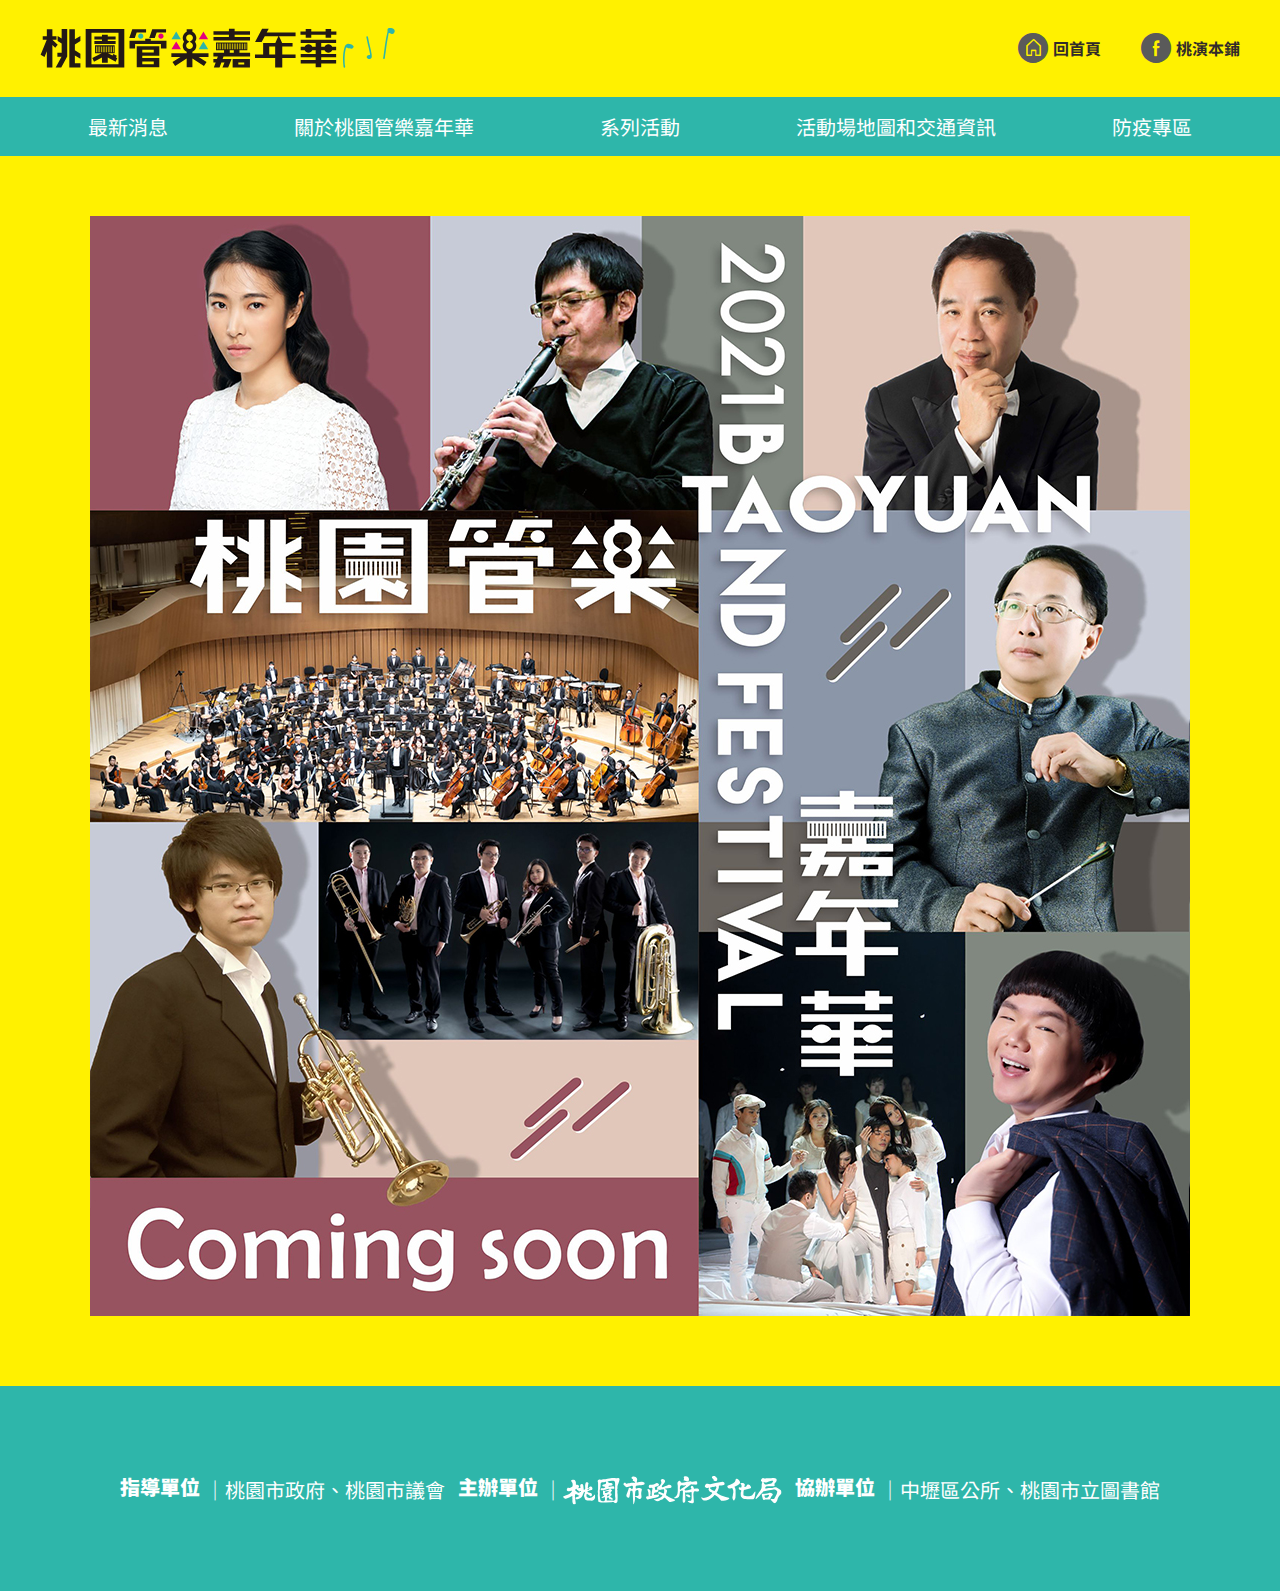
<file: index.html>
<!DOCTYPE html>
<html lang="zh-Hant">

<head>
	<meta http-equiv="Content-Language" content="zh-tw">
	<meta http-equiv="Content-type" content="text/html; charset=utf-8">
	<meta name="viewport" content="width=device-width,initial-scale=1,maximum-scale=1,user-scalable=no,minimal-ui">

	<title>2021・桃園管樂嘉年華</title>
	<link rel="preconnect" href="https://fonts.gstatic.com">
	<link href="https://fonts.googleapis.com/css2?family=Noto+Sans+TC:wght@500&display=swap" rel="stylesheet">
	<link rel="stylesheet" type="text/css" href="css/icon.css">
	<link rel="stylesheet" type="text/css" href="css/public.css">

	<script language="javascript" type="text/javascript" src="js/jquery-1.12.4.min.js"></script>
	<script language="javascript" type="text/javascript" src="js/public.js"></script>
</head>

<body>
	<header>
		<div class="container">
			<div class="logo">
				<h1>
					<a href="/">
						<img class="logo-img" src="img/logo.svg" alt="桃園管樂嘉年華">	
						<img class="icon_music" src="img/icon_music.svg" alt="音符">
					</a>
				</h1>
			</div>
			<div class="link">
				<div class="hamburger icon-menu"></div>
				<h2 class="link-icon icon-icon_home">
					<a href="/"> 回首頁 </a>
				</h2>
				<!-- ! FB 連結 -->
				<h2 class="link-icon icon-icon_fb">
					<a href="https://www.facebook.com/typerformanceart/?ref=py_c" target='_black'> 桃演本鋪 </a>
				</h2>
			</div>
		</div>

		<nav>
      <div class="icon-x"></div>
      <ul>
        <li class="item">
          <a href="news.html">最新消息</a>
        </li>
        <li class="item">
          <a href="about.html">關於桃園管樂嘉年華</a>
        </li>
        <li class="dropmenu">
          <a href="events.html">系列活動</a>
          <!-- <i class="mobile-icon icon-add"></i>
          <div class="dropmenu-items">
            <ul>
              <li class="item"><a href="events.html">系列活動</a></li>
              <li class="item"><a href="stall.html">活動攤位</a></li>
            </ul>
          </div> -->
        </li>
        <li class="item">
          <a href="traffic.html">活動場地圖和交通資訊</a>
        </li>
        <li class="item">
          <a href="note.html">防疫專區</a>
        </li>
      </ul>
      <div class="mobile-link">
        <!-- ! FB 連結 -->
        <h2 class="link-icon icon-icon_fb">
          <a href="https://www.facebook.com/typerformanceart/?ref=py_c" target='_black'> 桃演本鋪 </a>
        </h2>
        <h2 class="link-icon icon-icon_home">
          <a href="/"> 回首頁 </a>
        </h2>
      </div>
      <div class="mobile-menu-img">
        <img src="img/mobile_menu_img.svg" alt="">
      </div>
    </nav>
	</header>

	<main>
		<div class="container">
			<!-- 首頁 -->
			<div class="index">
				<div class="web-img">
					<picture>
						<source srcset="img/index.jpg" media="(max-width: 450px)">
						<img src="img/index.jpg" alt="首頁">
					</picture>
				</div>
		  <!--		<div class="video-title">
					<img src="img/vedio_title.svg" alt="">
				</div>
				<div class='embed-container'>
         <iframe src='https://www.youtube.com/embed/-nBkuy2guho' frameborder='0' allowfullscreen></iframe> 
        </div> -->
			</div>
		</div>
	</main>

	<footer>
		<div class="container">
			<h2>指導單位 <span>｜桃園市政府、桃園市議會</span></h2>
		
			<h2>主辦單位 <span>｜</span><img src="img/name.svg" alt="桃園市政府文化局"></h2>
		
			<h2>協辦單位 <span>｜中壢區公所、桃園市立圖書館</span></h2>
		</div>
	</footer>
</body>

</html>
</file>
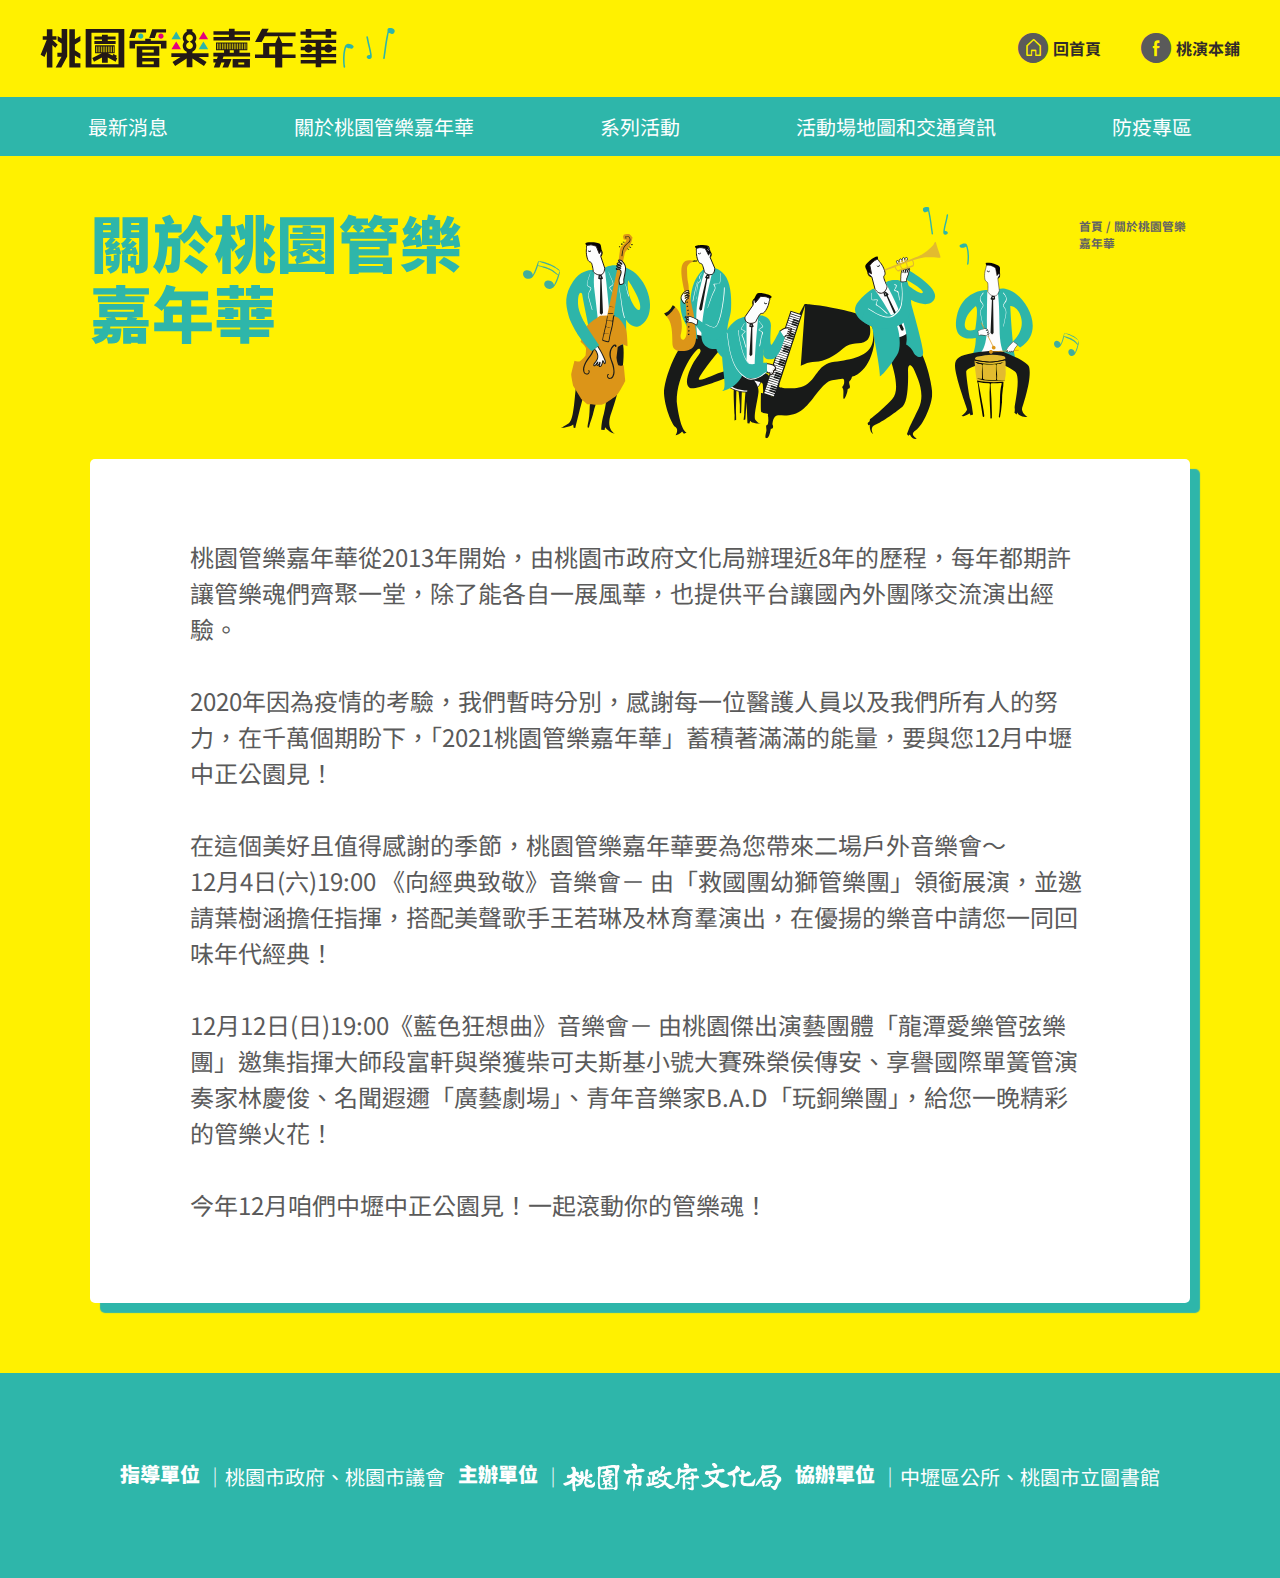
<file: about.html>
<!DOCTYPE html>
<html lang="zh-Hant">

<head>
    <meta http-equiv="Content-Language" content="zh-tw">
    <meta http-equiv="Content-type" content="text/html; charset=utf-8">
    <meta name="viewport" content="width=device-width,initial-scale=1,maximum-scale=1,user-scalable=no,minimal-ui">

    <title>2021・桃園管樂嘉年華</title>
    <link rel="preconnect" href="https://fonts.gstatic.com">
    <link href="https://fonts.googleapis.com/css2?family=Noto+Sans+TC:wght@500&display=swap" rel="stylesheet">
    <link rel="stylesheet" type="text/css" href="css/icon.css">
    <link rel="stylesheet" type="text/css" href="css/public.css">

    <script language="javascript" type="text/javascript" src="js/jquery-1.12.4.min.js"></script>
    <script language="javascript" type="text/javascript" src="js/public.js"></script>
</head>

<body>
  <header>
    <div class="container">
      <div class="logo">
        <h1>
          <a href="/">
            <img class="logo-img" src="img/logo.svg" alt="桃園管樂嘉年華"> 
            <img class="icon_music" src="img/icon_music.svg" alt="音符">
          </a>
        </h1>
      </div>
      <div class="link">
        <div class="hamburger icon-menu"></div>
        <h2 class="link-icon icon-icon_home">
          <a href="/"> 回首頁 </a>
        </h2>
        <!-- ! FB 連結 -->
        <h2 class="link-icon icon-icon_fb">
          <a href="https://www.facebook.com/typerformanceart/?ref=py_c" target='_black'> 桃演本鋪 </a>
        </h2>
      </div>
    </div>

    <nav>
      <div class="icon-x"></div>
      <ul>
        <li class="item">
          <a href="news.html">最新消息</a>
        </li>
        <li class="item">
          <a href="about.html">關於桃園管樂嘉年華</a>
        </li>
        <li class="dropmenu">
          <a href="events.html">系列活動</a>
          <!-- <i class="mobile-icon icon-add"></i>
          <div class="dropmenu-items">
            <ul>
              <li class="item"><a href="events.html">系列活動</a></li>
              <li class="item"><a href="stall.html">活動攤位</a></li>
            </ul>
          </div> -->
        </li>
        <li class="item">
          <a href="traffic.html">活動場地圖和交通資訊</a>
        </li>
        <li class="item">
          <a href="note.html">防疫專區</a>
        </li>
      </ul>
      <div class="mobile-link">
        <!-- ! FB 連結 -->
        <h2 class="link-icon icon-icon_fb">
          <a href="https://www.facebook.com/typerformanceart/?ref=py_c" target='_black'> 桃演本鋪 </a>
        </h2>
        <h2 class="link-icon icon-icon_home">
          <a href="/"> 回首頁 </a>
        </h2>
      </div>
      <div class="mobile-menu-img">
        <img src="img/mobile_menu_img.svg" alt="">
      </div>
    </nav>
  </header>
  
  <main>
    <div class="container news">
      <!-- 首頁 -->
      <div class="news">
        <div class="title">
          <h2>關於桃園管樂嘉年華</h2>
          <div class="img-news">
            <img src="img/img_news.svg" alt="">
          </div>
          <h3>
            <a href="/">首頁 /</a>
            <span>關於桃園管樂嘉年華</span>
          </h3>
        </div>

        <div class="list">
          <div class="list-item">
            <div class='f-24 text-l'>
              桃園管樂嘉年華從2013年開始，由桃園市政府文化局辦理近8年的歷程，每年都期許讓管樂魂們齊聚一堂，除了能各自一展風華，也提供平台讓國內外團隊交流演出經驗。
              </br></br>
2020年因為疫情的考驗，我們暫時分別，感謝每一位醫護人員以及我們所有人的努力，在千萬個期盼下，「2021桃園管樂嘉年華」蓄積著滿滿的能量，要與您12月中壢中正公園見！
</br></br>
在這個美好且值得感謝的季節，桃園管樂嘉年華要為您帶來二場戶外音樂會～</br>
12月4日(六)19:00 《向經典致敬》音樂會－
由「救國團幼獅管樂團」領銜展演，並邀請葉樹涵擔任指揮，搭配美聲歌手王若琳及林育羣演出，在優揚的樂音中請您一同回味年代經典！
</br></br>
12月12日(日)19:00《藍色狂想曲》音樂會－
由桃園傑出演藝團體「龍潭愛樂管弦樂團」邀集指揮大師段富軒與榮獲柴可夫斯基小號大賽殊榮侯傳安、享譽國際單簧管演奏家林慶俊、名聞遐邇「廣藝劇場」、青年音樂家B.A.D「玩銅樂團」，給您一晚精彩的管樂火花！
</br></br>
今年12月咱們中壢中正公園見！一起滾動你的管樂魂！

            </div>
          </div>
        </div>
      </div>
    </div>
  </main>

  <footer>
    <div class="container">
      <h2>指導單位 <span>｜桃園市政府、桃園市議會</span></h2>
  
      <h2>主辦單位 <span>｜</span><img src="img/name.svg" alt="桃園市政府文化局"></h2>
  
      <h2>協辦單位 <span>｜中壢區公所、桃園市立圖書館</span></h2>
    </div>
  </footer>
</body>

</html>
</file>
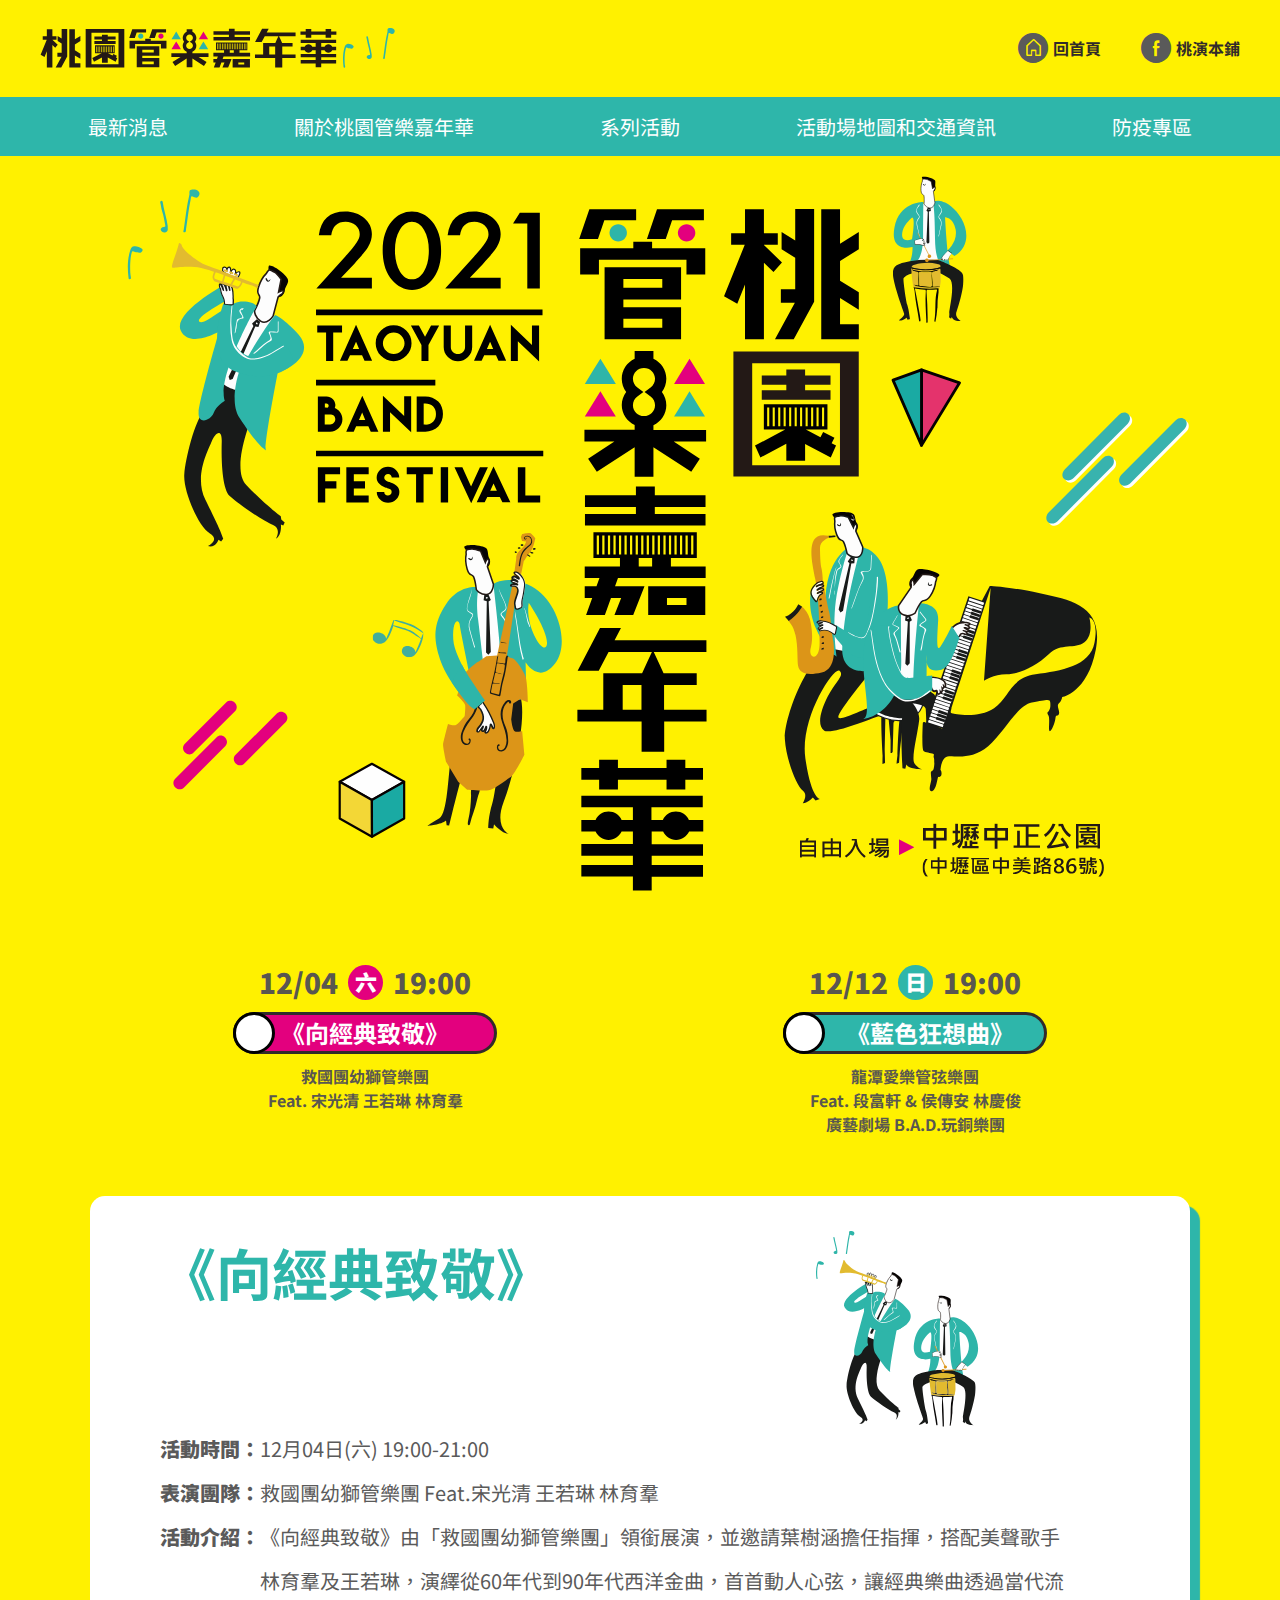
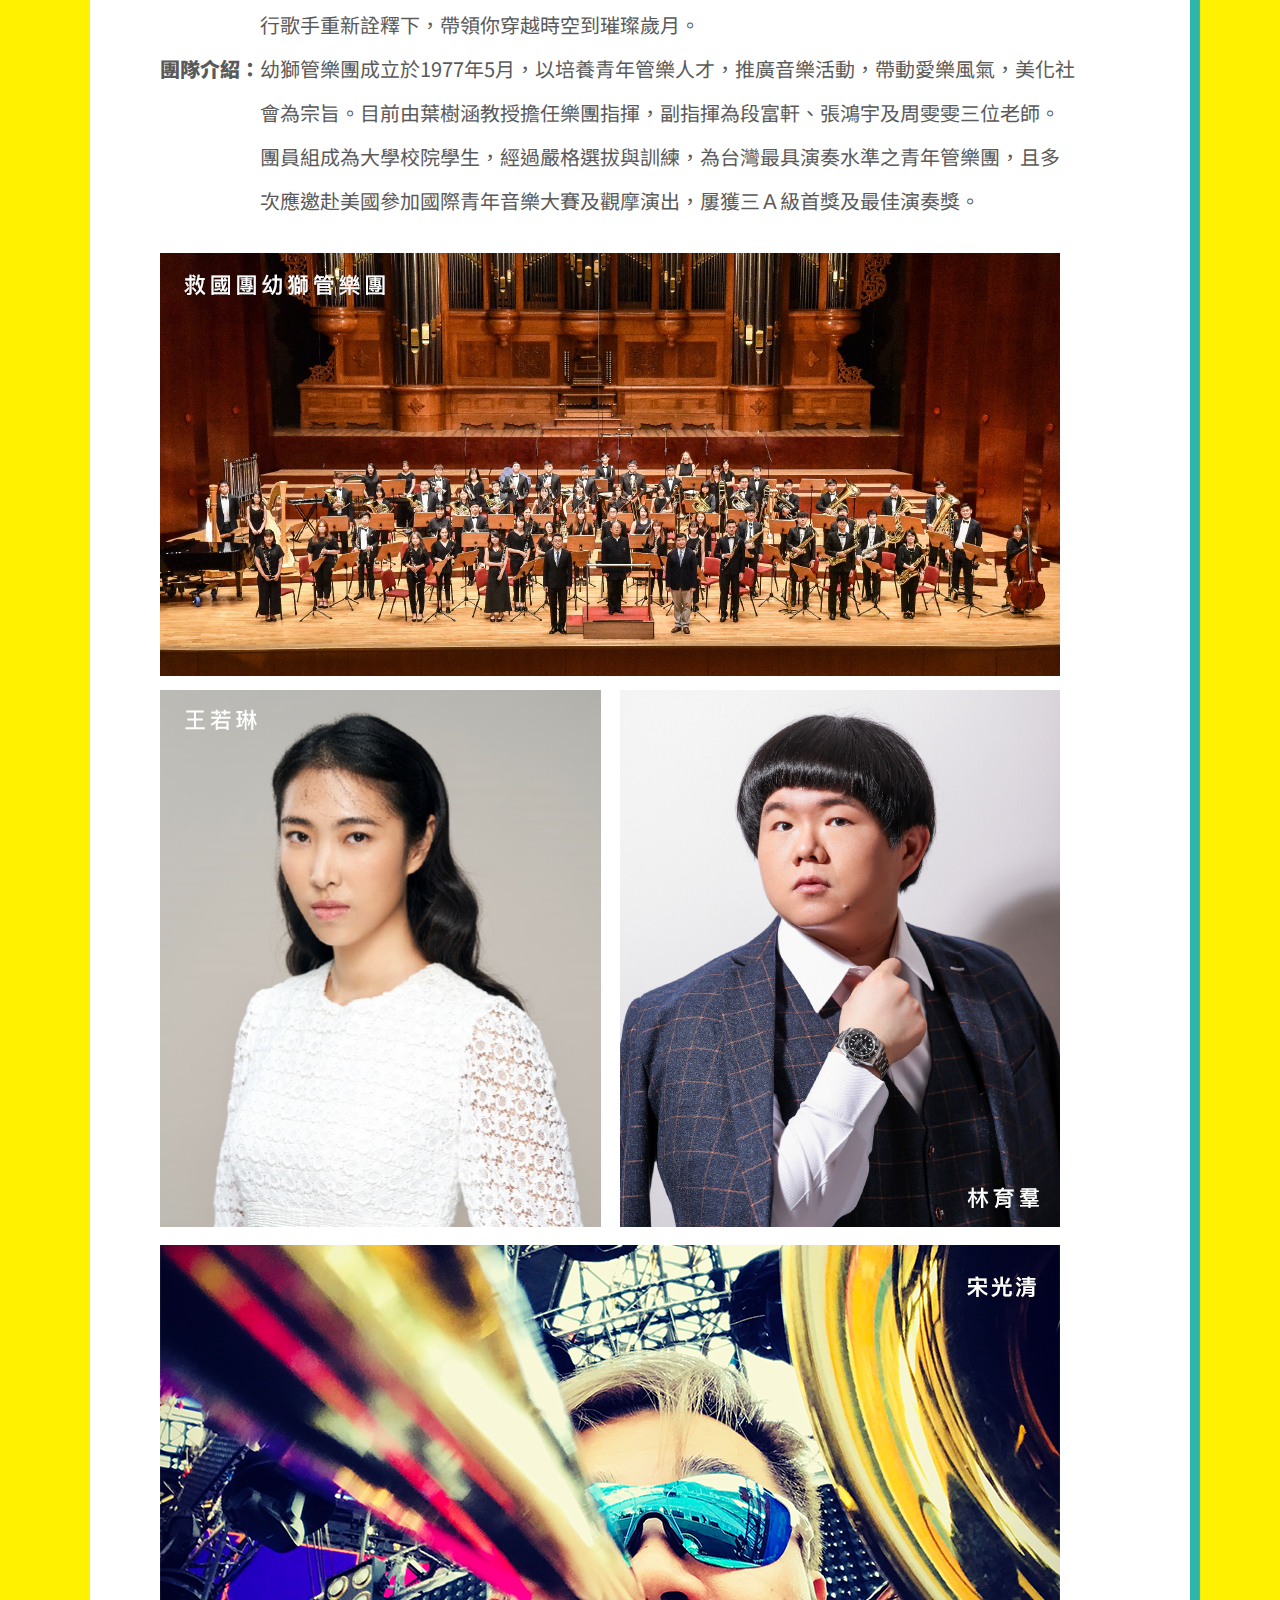
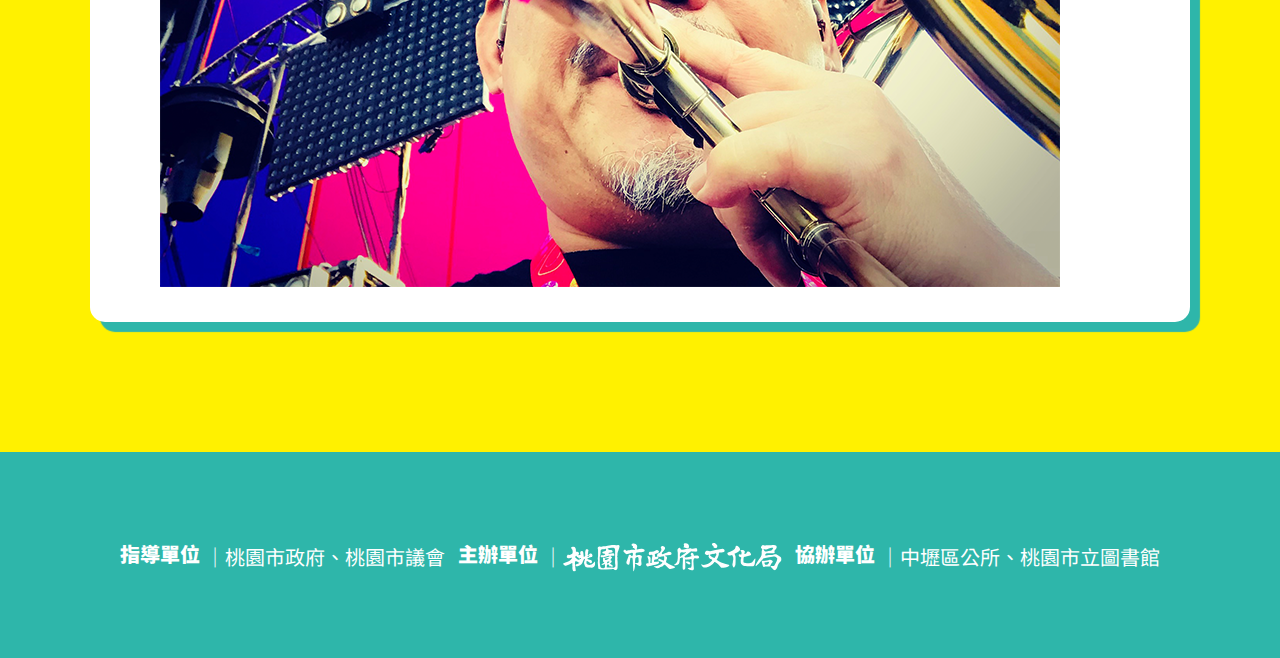
<file: events.html>
<!DOCTYPE html>
<html lang="zh-Hant">

<head>
	<meta http-equiv="Content-Language" content="zh-tw">
	<meta http-equiv="Content-type" content="text/html; charset=utf-8">
	<meta name="viewport" content="width=device-width,initial-scale=1,maximum-scale=1,user-scalable=no,minimal-ui">

	<title>2021・桃園管樂嘉年華</title>
	<link rel="preconnect" href="https://fonts.gstatic.com">
	<link href="https://fonts.googleapis.com/css2?family=Noto+Sans+TC:wght@500&display=swap" rel="stylesheet">
	<link rel="stylesheet" type="text/css" href="css/icon.css">
	<link rel="stylesheet" type="text/css" href="css/public.css">

	<script language="javascript" type="text/javascript" src="js/jquery-1.12.4.min.js"></script>
	<script language="javascript" type="text/javascript" src="js/public.js"></script>
</head>

<body>
	<header>
    <div class="container">
      <div class="logo">
        <h1>
          <a href="/">
            <img class="logo-img" src="img/logo.svg" alt="桃園管樂嘉年華"> 
            <img class="icon_music" src="img/icon_music.svg" alt="音符">
          </a>
        </h1>
      </div>
      <div class="link">
        <div class="hamburger icon-menu"></div>
        <h2 class="link-icon icon-icon_home">
          <a href="/"> 回首頁 </a>
        </h2>
        <!-- ! FB 連結 -->
        <h2 class="link-icon icon-icon_fb">
          <a href="https://www.facebook.com/typerformanceart/?ref=py_c" target='_black'> 桃演本鋪 </a>
        </h2>
      </div>
    </div>

    <nav>
      <div class="icon-x"></div>
      <ul>
        <li class="item">
          <a href="news.html">最新消息</a>
        </li>
        <li class="item">
          <a href="about.html">關於桃園管樂嘉年華</a>
        </li>
        <li class="dropmenu">
          <a href="events.html">系列活動</a>
          <!-- <i class="mobile-icon icon-add"></i>
          <div class="dropmenu-items">
            <ul>
              <li class="item"><a href="events.html">系列活動</a></li>
              <li class="item"><a href="stall.html">活動攤位</a></li>
            </ul>
          </div> -->
        </li>
        <li class="item">
          <a href="traffic.html">活動場地圖和交通資訊</a>
        </li>
        <li class="item">
          <a href="note.html">防疫專區</a>
        </li>
      </ul>
      <div class="mobile-link">
        <!-- ! FB 連結 -->
        <h2 class="link-icon icon-icon_fb">
          <a href="https://www.facebook.com/typerformanceart/?ref=py_c" target='_black'> 桃演本鋪 </a>
        </h2>
        <h2 class="link-icon icon-icon_home">
          <a href="/"> 回首頁 </a>
        </h2>
      </div>
      <div class="mobile-menu-img">
        <img src="img/mobile_menu_img.svg" alt="">
      </div>
    </nav>
  </header>

	<main>
		<div class="container events">
			<!-- 活動 -->
      <div class="events">
        <div class="web-img">
          <picture>
						<source srcset="img/mobile_img.svg" media="(max-width: 450px)">
						<img src="img/web_img.svg" alt="活動">
					</picture>
        </div>

        <!-- 手機版 -->
        <div class="content">
          <!-- day1 12/04 -->
          <div class="day">
            <div class="events-box" data-day="1-1">
              <div class="date"> 12/04 <span>六</span> 19:00</div>
              <div class="title">
                <div class="circle"></div>
                <h2>《向經典致敬》</h2>
              </div>
              <div class="text"><h3>救國團幼獅管樂團<br/>Feat. 宋光清 王若琳  林育羣</h3></div>
              
              <div class="m-detail">
                <div class="text">
                  <div class="paragraph">
                    <p>活動時間：</p>
                    <span>12月04日(六) 19:00-21:00</span>
                  </div>
                  <div class="paragraph">
                    <p>表演團隊：</p>
                    <span>救國團幼獅管樂團 Feat.宋光清 王若琳 林育羣</span>
                  </div>
                  <div class="paragraph">
                    <p>活動介紹：</p>
                    <span>《向經典致敬》由「救國團幼獅管樂團」領銜展演，並邀請葉樹涵擔任指揮，搭配美聲歌手林育羣及王若琳，演繹從60年代到90年代西洋金曲，首首動人心弦，讓經典樂曲透過當代流行歌手重新詮釋下，帶領你穿越時空到璀璨歲月。</span>
                  </div>
                  <div class="paragraph">
                    <p>團隊介紹：</p>
                    <span>幼獅管樂團成立於1977年5月，以培養青年管樂人才，推廣音樂活動，帶動愛樂風氣，美化社會為宗旨。目前由葉樹涵教授擔任樂團指揮，副指揮為段富軒、張鴻宇及周雯雯三位老師。</br>
                    團員組成為大學校院學生，經過嚴格選拔與訓練，為台灣最具演奏水準之青年管樂團，且多次應邀赴美國參加國際青年音樂大賽及觀摩演出，屢獲三Ａ級首獎及最佳演奏獎。
                    </span>
                  </div>
                  </br></br>
                  <img class='img-pic' src="img/events/e01.png" alt="">
                </div>
              </div>
            </div>
          </div>
          <!-- day2 12/12-->
          <div class="day">
            <div class="events-box" data-day="1-2">
              <div class="date"> 12/12 <span>日</span> 19:00</div>
              <div class="title">
                <h2>《藍色狂想曲》</h2>
              </div>
              <div class="text"><h3>龍潭愛樂管弦樂團<br/>Feat. 段富軒 & 侯傳安  林慶俊<br/>廣藝劇場  B.A.D.玩銅樂團</h3></div>
              
              <div class="m-detail">
                <div class="text">
                  <div class="paragraph">
                    <p>活動時間：</p>
                    <span>12月12日(日) 19:00-21:00</span>
                  </div>
                  <div class="paragraph">
                    <p>表演團隊：</p>
                    <span>龍潭愛樂管弦樂團&nbsp; &nbsp; Feat. 段富軒 & 侯傳安 林慶俊 廣藝劇場 B.A.D.玩銅樂團</span>
                  </div>
                  <div class="paragraph">
                    <p>活動介紹：</p>
                    <span>《藍色狂想曲》由「龍潭愛樂管弦樂團」領銜展演，特別邀請指揮大師段富軒與榮獲柴可夫斯基小號大賽殊榮侯傳安、享譽國際單簧管演奏家林慶俊、名聞遐邇「廣藝劇場」、青年音樂家「B.A.D玩銅樂團」一同合作演出。</br></br>
                    呈現音樂多樣性，徜徉在管樂世界，與大師們及演藝團隊合作演出，碰撞出精彩亮麗的火花，藉由聲光效果帶來豐富生動聽覺與視覺饗宴，觸發心中音樂的悸動和視覺感官。
                    </span>
                  </div>
                  <div class="paragraph">
                    <p>團隊介紹：</p>
                    <span>2021年龍潭愛樂獲得桃園市傑出演藝團隊及客家事務局扶植藝文團隊，與客家委員會扶植成長藝文團隊殊榮，更連續第九年榮獲文化部與國立新竹生活美學館社區營造與村落文化發展計畫，展現本團深耕偏鄉藝文、推廣庶民文化。不僅僅是音樂殿堂裡管弦樂團與觀眾台上台下的互動，而是走入巷弄、進入人群、坎入生活。</span>
                  </div>
                  
                  </br></br>
                  <img class='img-pic' src="img/events/e03.png" alt="">
                  
                  <img class='img-pic' src="img/events/e03-1.png" alt=""><p class='f-18 text-l'>圖文提供／龍潭愛樂管弦樂團</p>
                </div>
              </div>
            </div>
          </div>
        </div>

        <!-- 網頁版 -->
        <!-- day 1-2 -->
        <div class="detail" data-detail="1-1">
          <div class="title">
            <h2>《向經典致敬》</h2>
            <img src="img/img_even.svg" alt="">
          </div>
          <div class="text">
            <div class="paragraph">
              <p>活動時間：</p>
              <span>12月04日(六) 19:00-21:00</span>
            </div>
            <div class="paragraph">
              <p>表演團隊：</p>
              <span>救國團幼獅管樂團 Feat.宋光清 王若琳 林育羣</span>
            </div>
            <div class="paragraph">
              <p>活動介紹：</p>
              <span>《向經典致敬》由「救國團幼獅管樂團」領銜展演，並邀請葉樹涵擔任指揮，搭配美聲歌手林育羣及王若琳，演繹從60年代到90年代西洋金曲，首首動人心弦，讓經典樂曲透過當代流行歌手重新詮釋下，帶領你穿越時空到璀璨歲月。</span>
            </div>
            <div class="paragraph">
              <p>團隊介紹：</p>
              <span>幼獅管樂團成立於1977年5月，以培養青年管樂人才，推廣音樂活動，帶動愛樂風氣，美化社會為宗旨。目前由葉樹涵教授擔任樂團指揮，副指揮為段富軒、張鴻宇及周雯雯三位老師。</br>
              團員組成為大學校院學生，經過嚴格選拔與訓練，為台灣最具演奏水準之青年管樂團，且多次應邀赴美國參加國際青年音樂大賽及觀摩演出，屢獲三Ａ級首獎及最佳演奏獎。
              </span>
            </div>
            </br></br>
            <img class='img-pic' src="img/events/e01.png" alt="">
          </div>
        </div>
        <!-- day 2-2 -->
        <div class="detail" data-detail="1-2">
          <div class="title">
            <h2>《藍色狂想曲》</h2>
            <img src="img/img_even.svg" alt="">
          </div>
          <div class="text">
            <div class="paragraph">
              <p>活動時間：</p>
              <span>12月12日(日) 19:00-21:00</span>
            </div>
            <div class="paragraph">
              <p>表演團隊：</p>
              <span>龍潭愛樂管弦樂團&nbsp; &nbsp; Feat. 段富軒 & 侯傳安 林慶俊 廣藝劇場 B.A.D.玩銅樂團</span>
            </div>
            <div class="paragraph">
              <p>活動介紹：</p>
              <span>《藍色狂想曲》由「龍潭愛樂管弦樂團」領銜展演，特別邀請指揮大師段富軒與榮獲柴可夫斯基小號大賽殊榮侯傳安、享譽國際單簧管演奏家林慶俊、名聞遐邇「廣藝劇場」、青年音樂家「B.A.D玩銅樂團」一同合作演出。</br></br>
              呈現音樂多樣性，徜徉在管樂世界，與大師們及演藝團隊合作演出，碰撞出精彩亮麗的火花，藉由聲光效果帶來豐富生動聽覺與視覺饗宴，觸發心中音樂的悸動和視覺感官。
              </span>
            </div>
            <div class="paragraph">
              <p>團隊介紹：</p>
              <span>2021年龍潭愛樂獲得桃園市傑出演藝團隊及客家事務局扶植藝文團隊，與客家委員會扶植成長藝文團隊殊榮，更連續第九年榮獲文化部與國立新竹生活美學館社區營造與村落文化發展計畫，展現本團深耕偏鄉藝文、推廣庶民文化。不僅僅是音樂殿堂裡管弦樂團與觀眾台上台下的互動，而是走入巷弄、進入人群、坎入生活。</span>
            </div>
            
            </br></br>
            <img class='img-pic' src="img/events/e03.png" alt="">
            
            <img class='img-pic' src="img/events/e03-1.png" alt=""><p class='f-18 text-l'>圖文提供／龍潭愛樂管弦樂團</p>
          </div>
        </div>
      </div>
			
		</div>
	</main>

	<footer>
		<div class="container">
			<h2>指導單位 <span>｜桃園市政府、桃園市議會</span></h2>
		
			<h2>主辦單位 <span>｜</span><img src="img/name.svg" alt="桃園市政府文化局"></h2>
		
			<h2>協辦單位 <span>｜中壢區公所、桃園市立圖書館</span></h2>
		</div>
	</footer>
</body>

</html>
</file>
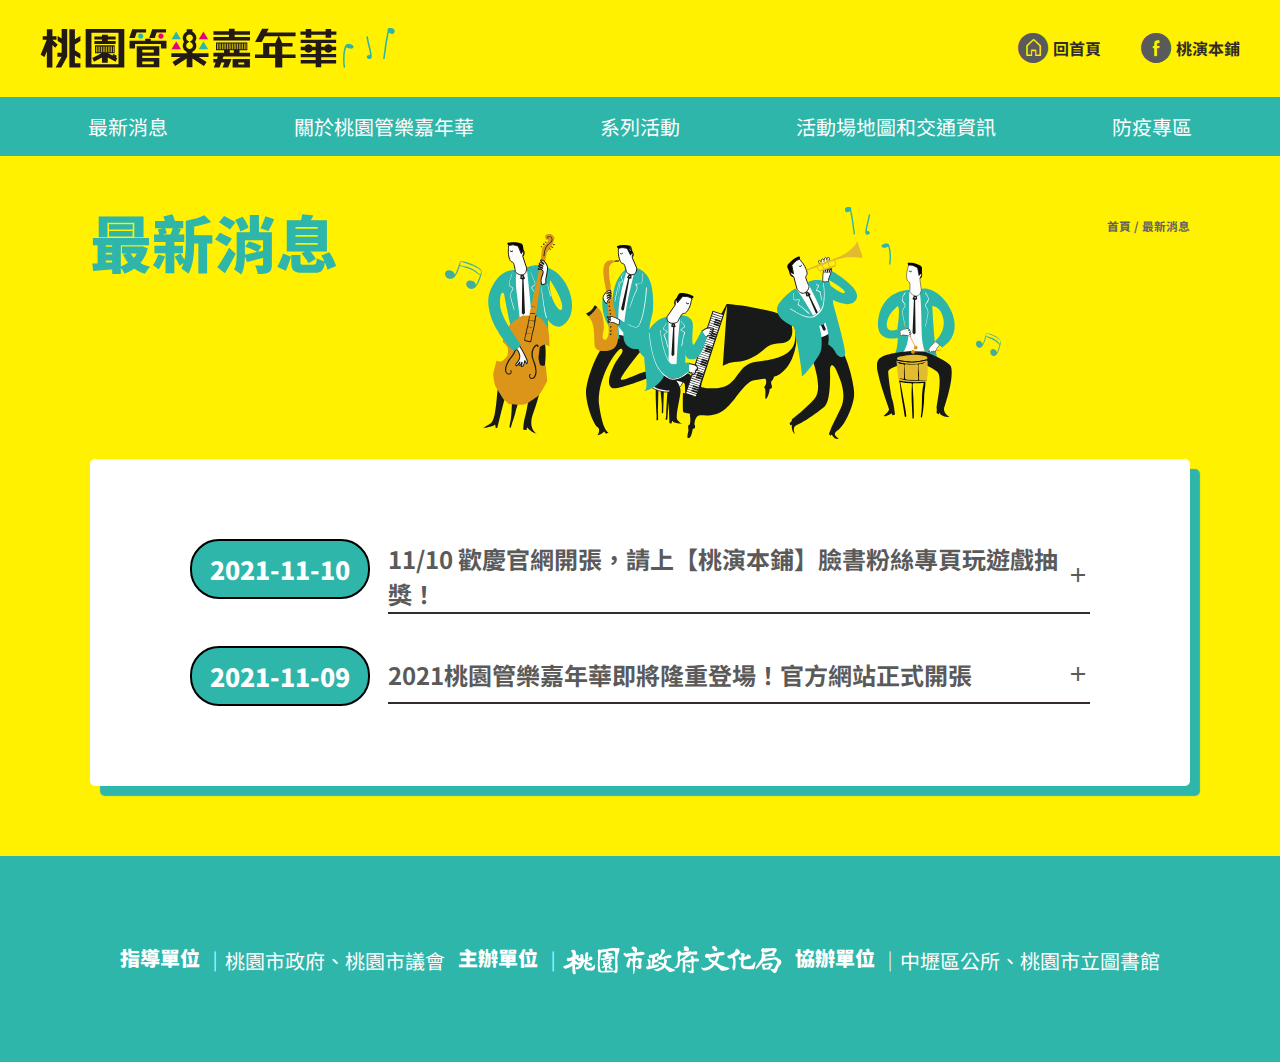
<file: news.html>
<!DOCTYPE html>
<html lang="zh-Hant">

<head>
	<meta http-equiv="Content-Language" content="zh-tw">
	<meta http-equiv="Content-type" content="text/html; charset=utf-8">
	<meta name="viewport" content="width=device-width,initial-scale=1,maximum-scale=1,user-scalable=no,minimal-ui">

	<title>2021・桃園管樂嘉年華</title>
	<link rel="preconnect" href="https://fonts.gstatic.com">
	<link href="https://fonts.googleapis.com/css2?family=Noto+Sans+TC:wght@500&display=swap" rel="stylesheet">
	<link rel="stylesheet" type="text/css" href="css/icon.css">
	<link rel="stylesheet" type="text/css" href="css/public.css">

	<script language="javascript" type="text/javascript" src="js/jquery-1.12.4.min.js"></script>
	<script language="javascript" type="text/javascript" src="js/public.js"></script>
</head>

<body>
	<header>
    <div class="container">
      <div class="logo">
        <h1>
          <a href="/">
            <img class="logo-img" src="img/logo.svg" alt="桃園管樂嘉年華"> 
            <img class="icon_music" src="img/icon_music.svg" alt="音符">
          </a>
        </h1>
      </div>
      <div class="link">
        <div class="hamburger icon-menu"></div>
        <h2 class="link-icon icon-icon_home">
          <a href="/"> 回首頁 </a>
        </h2>
        <!-- ! FB 連結 -->
        <h2 class="link-icon icon-icon_fb">
          <a href="https://www.facebook.com/typerformanceart/?ref=py_c" target='_black'> 桃演本鋪 </a>
        </h2>
      </div>
    </div>

    <nav>
      <div class="icon-x"></div>
      <ul>
        <li class="item">
          <a href="news.html">最新消息</a>
        </li>
        <li class="item">
          <a href="about.html">關於桃園管樂嘉年華</a>
        </li>
        <li class="dropmenu">
          <a href="events.html">系列活動</a>
          <!-- <i class="mobile-icon icon-add"></i>
          <div class="dropmenu-items">
            <ul>
              <li class="item"><a href="events.html">系列活動</a></li>
              <li class="item"><a href="stall.html">活動攤位</a></li>
            </ul>
          </div> -->
        </li>
        <li class="item">
          <a href="traffic.html">活動場地圖和交通資訊</a>
        </li>
        <li class="item">
          <a href="note.html">防疫專區</a>
        </li>
      </ul>
      <div class="mobile-link">
        <!-- ! FB 連結 -->
        <h2 class="link-icon icon-icon_fb">
          <a href="https://www.facebook.com/typerformanceart/?ref=py_c" target='_black'> 桃演本鋪 </a>
        </h2>
        <h2 class="link-icon icon-icon_home">
          <a href="/"> 回首頁 </a>
        </h2>
      </div>
      <div class="mobile-menu-img">
        <img src="img/mobile_menu_img.svg" alt="">
      </div>
    </nav>
  </header>
  
	<main>
		<div class="container news">
			<!-- 首頁 -->
			<div class="news">
				<div class="title">
                    <h2>最新消息</h2>
                    <div class="img-news">
                        <img src="img/img_news.svg" alt="">
                    </div>
                    <h3>
                        <a href="/">首頁 /</a>
                        <span>最新消息</span>
                    </h3>
                </div>

                <div class="list">
                  <!--2021/11/9 新增兩則活動-->
                  <div class="list-item">
                        <div class="item-date">2021-11-10</div>
                        <div class="item-content">
                          <div class="title">
                              <h2>11/10 歡慶官網開張，請上【桃演本鋪】臉書粉絲專頁玩遊戲抽獎！</h2>
                              <i class="icon-add"></i>
                          </div>
						  <div class="content">
                                <p>
                                    【桃演本鋪】臉書粉絲專頁
                                </p>
                            </div>
                        </div>
                    </div>				  
                  <div class="list-item">
                        <div class="item-date">2021-11-09</div>
                        <div class="item-content">
                          <div class="title">
                              <h2>2021桃園管樂嘉年華即將隆重登場！官方網站正式開張</h2>
                              <i class="icon-add"></i>
                          </div>
						  <div class="content">
                                <p>
                                    2021桃園管樂嘉年華即將隆重登場！<br>
12月4日(六)19:00 《向經典致敬》音樂會及12月12日(日)19:00《藍色狂想曲》音樂會，等您一同共襄盛舉！<br>
<br>
更多演出詳細內容及活動相關資訊，歡迎多多利用官方網站查詢。

                                </p>
                            </div>
                        </div>
                    </div>	
	
					

<!--				
                  <div class="list-item">
                        <div class="item-date">2021-05-03</div>
                        <div class="item-content">
                          <div class="title">
                              <h2>因應桃園市疫情防治，「2021桃園管樂嘉年華」踩街活動取消</h2>
                              <i class="icon-add"></i>
                          </div>
						  <div class="content">
                                <p>
                                    因應桃園市疫情防治，「2021桃園管樂嘉年華」踩街活動取消，<br>音樂會照常辦理並配合防疫控制入場人數。
                                </p>
                            </div>
                        </div>
                    </div>				
				  
                  <div class="list-item">
                        <div class="item-date">2021-04-27</div>
                        <div class="item-content">
                          <div class="title">
                              <a href="https://www.facebook.com/typerformanceart/?ref=py_c" target="_blank">4/27 歡慶官網開張，請上【桃演本鋪】臉書粉絲專頁玩遊戲抽獎!</a>
                              <i class="icon-add"></i>
							
                          </div>
                        </div>
                    </div>
                  
                    <div class="list-item">
                        <div class="item-date">2021-04-26</div>
                        <div class="item-content">
                            <div class="title">
                                <h2>2021桃園管樂嘉年華即將隆重登場！官方網站正式開張</h2>
                                <i class="icon-add"></i>
                            </div>
                            -- <a href="#" target="_blank">桃園童話市集簡介 位於桃園戲水公園永康公園正對面
                                <i class="icon-add"></i>
                            </a> --

                            <div class="content">
                                <p>
                                    2021桃園管樂嘉年華即將隆重登場！</br>
                                    5月22日至5月23日、5月29日至5月30日，每天皆有豐富多樣的活動，等您一同共襄盛舉！</br></br>
                                    更多演出詳細內容及活動相關資訊，歡迎多多利用官方網站查詢。
                                </p>
                            </div>
                        </div>
                    </div>

-->
                    
                </div>
			</div>
		</div>
	</main>

	<footer>
		<div class="container">
			<h2>指導單位 <span>｜桃園市政府、桃園市議會</span></h2>
		
			<h2>主辦單位 <span>｜</span><img src="img/name.svg" alt="桃園市政府文化局"></h2>
		
			<h2>協辦單位 <span>｜中壢區公所、桃園市立圖書館</span></h2>
		</div>
	</footer>
</body>

</html>
</file>
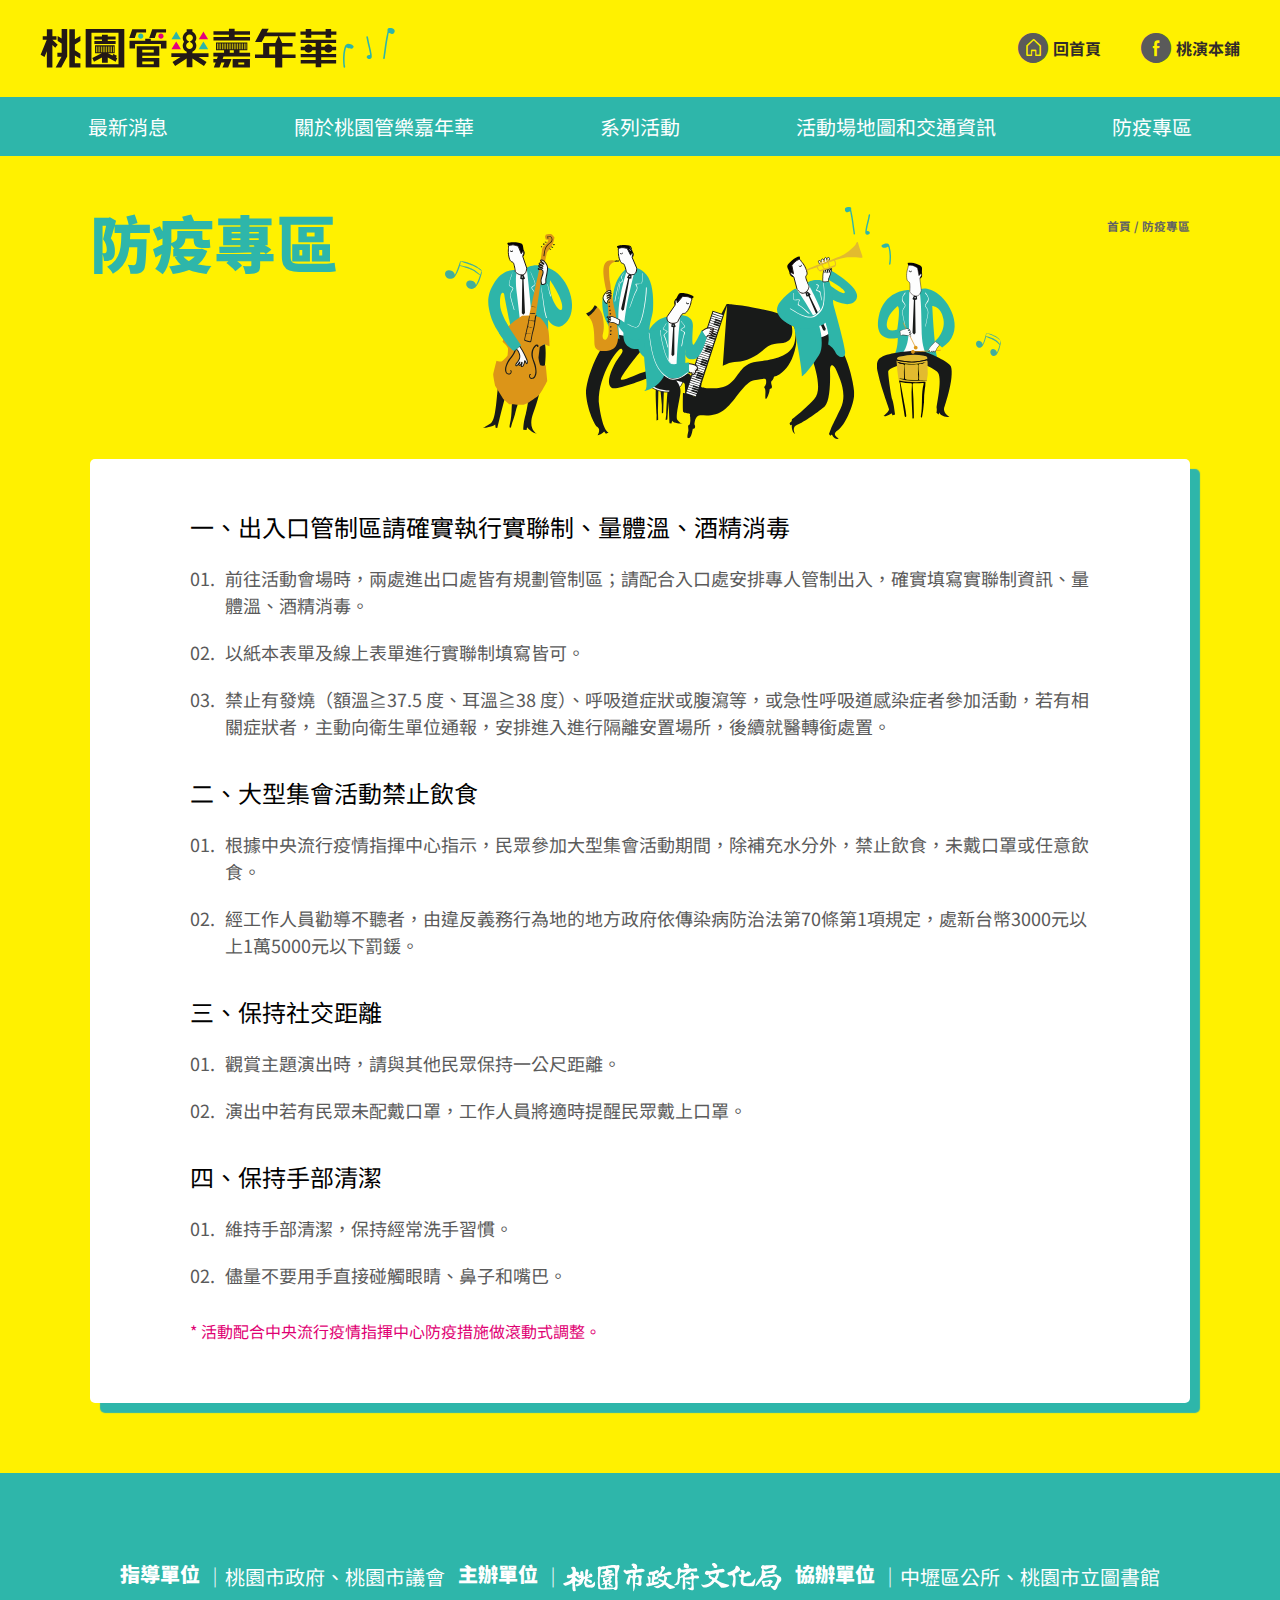
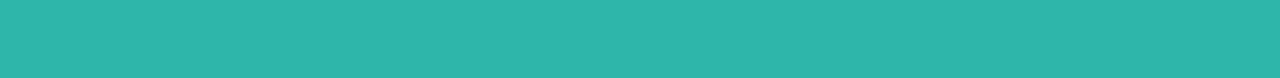
<file: note.html>
<!DOCTYPE html>
<html lang="zh-Hant">

<head>
    <meta http-equiv="Content-Language" content="zh-tw">
    <meta http-equiv="Content-type" content="text/html; charset=utf-8">
    <meta name="viewport" content="width=device-width,initial-scale=1,maximum-scale=1,user-scalable=no,minimal-ui">

    <title>2021・桃園管樂嘉年華</title>
    <link rel="preconnect" href="https://fonts.gstatic.com">
    <link href="https://fonts.googleapis.com/css2?family=Noto+Sans+TC:wght@500&display=swap" rel="stylesheet">
    <link rel="stylesheet" type="text/css" href="css/icon.css">
    <link rel="stylesheet" type="text/css" href="css/public.css">

    <script language="javascript" type="text/javascript" src="js/jquery-1.12.4.min.js"></script>
    <script language="javascript" type="text/javascript" src="js/public.js"></script>
</head>

<body>
  <header>
    <div class="container">
      <div class="logo">
        <h1>
          <a href="/">
            <img class="logo-img" src="img/logo.svg" alt="桃園管樂嘉年華"> 
            <img class="icon_music" src="img/icon_music.svg" alt="音符">
          </a>
        </h1>
      </div>
      <div class="link">
        <div class="hamburger icon-menu"></div>
        <h2 class="link-icon icon-icon_home">
          <a href="/"> 回首頁 </a>
        </h2>
        <!-- ! FB 連結 -->
        <h2 class="link-icon icon-icon_fb">
          <a href="https://www.facebook.com/typerformanceart/?ref=py_c" target='_black'> 桃演本鋪 </a>
        </h2>
      </div>
    </div>

    <nav>
      <div class="icon-x"></div>
      <ul>
        <li class="item">
          <a href="news.html">最新消息</a>
        </li>
        <li class="item">
          <a href="about.html">關於桃園管樂嘉年華</a>
        </li>
        <li class="dropmenu">
          <a href="events.html">系列活動</a>
          <!-- <i class="mobile-icon icon-add"></i>
          <div class="dropmenu-items">
            <ul>
              <li class="item"><a href="events.html">系列活動</a></li>
              <li class="item"><a href="stall.html">活動攤位</a></li>
            </ul>
          </div> -->
        </li>
        <li class="item">
          <a href="traffic.html">活動場地圖和交通資訊</a>
        </li>
        <li class="item">
          <a href="note.html">防疫專區</a>
        </li>
      </ul>
      <div class="mobile-link">
        <!-- ! FB 連結 -->
        <h2 class="link-icon icon-icon_fb">
          <a href="https://www.facebook.com/typerformanceart/?ref=py_c" target='_black'> 桃演本鋪 </a>
        </h2>
        <h2 class="link-icon icon-icon_home">
          <a href="/"> 回首頁 </a>
        </h2>
      </div>
      <div class="mobile-menu-img">
        <img src="img/mobile_menu_img.svg" alt="">
      </div>
    </nav>
  </header>
  
  <main>
    <div class="container news">
      <!-- 首頁 -->
      <div class="news">
        <div class="title">
          <h2>防疫專區</h2>
          <div class="img-news">
            <img src="img/img_news.svg" alt="">
          </div>
          <h3>
            <a href="/">首頁 /</a>
            <span>防疫專區</span>
          </h3>
        </div>

        <div class="list">
          <div class="allboxs">
            <p class='f-24 text-l c-black'>一、出入口管制區請確實執行實聯制、量體溫、酒精消毒</p>
            <p class='list-18 text-l' title="01.">前往活動會場時，兩處進出口處皆有規劃管制區；請配合入口處安排專人管制出入，確實填寫實聯制資訊、量體溫、酒精消毒。</p>
            <p class='list-18 text-l' title="02.">以紙本表單及線上表單進行實聯制填寫皆可。</p>
            <p class='list-18 text-l' title="03.">禁止有發燒（額溫≧37.5 度、耳溫≧38 度）、呼吸道症狀或腹瀉等，或急性呼吸道感染症者參加活動，若有相關症狀者，主動向衛生單位通報，安排進入進行隔離安置場所，後續就醫轉銜處置。</p>
          </div>
          </br></br>
          <div class="allboxs">
            <p class='f-24 text-l c-black'>二、大型集會活動禁止飲食</p>
            <p class='list-18 text-l' title="01.">根據中央流行疫情指揮中心指示，民眾參加大型集會活動期間，除補充水分外，禁止飲食，未戴口罩或任意飲食。</p>
            <p class='list-18 text-l' title="02.">經工作人員勸導不聽者，由違反義務行為地的地方政府依傳染病防治法第70條第1項規定，處新台幣3000元以上1萬5000元以下罰鍰。</p>
          </div>
          </br></br>
          <div class="allboxs">
            <p class='f-24 text-l c-black'>三、保持社交距離</p>
            <p class='list-18 text-l' title="01.">觀賞主題演出時，請與其他民眾保持一公尺距離。</p>
            <p class='list-18 text-l' title="02.">演出中若有民眾未配戴口罩，工作人員將適時提醒民眾戴上口罩。</p>
          </div>
          </br></br>
          <div class="allboxs">
            <p class='f-24 text-l c-black'>四、保持手部清潔</p>
            <p class='list-18 text-l' title="01.">維持手部清潔，保持經常洗手習慣。</p>
            <p class='list-18 text-l' title="02.">儘量不要用手直接碰觸眼睛、鼻子和嘴巴。</p>
          </div>
          <div class="allboxs">
            <i class="i_note">* 活動配合中央流行疫情指揮中心防疫措施做滾動式調整。</i>
          </div>
        </div>
      </div>
    </div>
  </main>

  <footer>
    <div class="container">
      <h2>指導單位 <span>｜桃園市政府、桃園市議會</span></h2>
  
      <h2>主辦單位 <span>｜</span><img src="img/name.svg" alt="桃園市政府文化局"></h2>
  
      <h2>協辦單位 <span>｜中壢區公所、桃園市立圖書館</span></h2>
    </div>
  </footer>
</body>

</html>
</file>
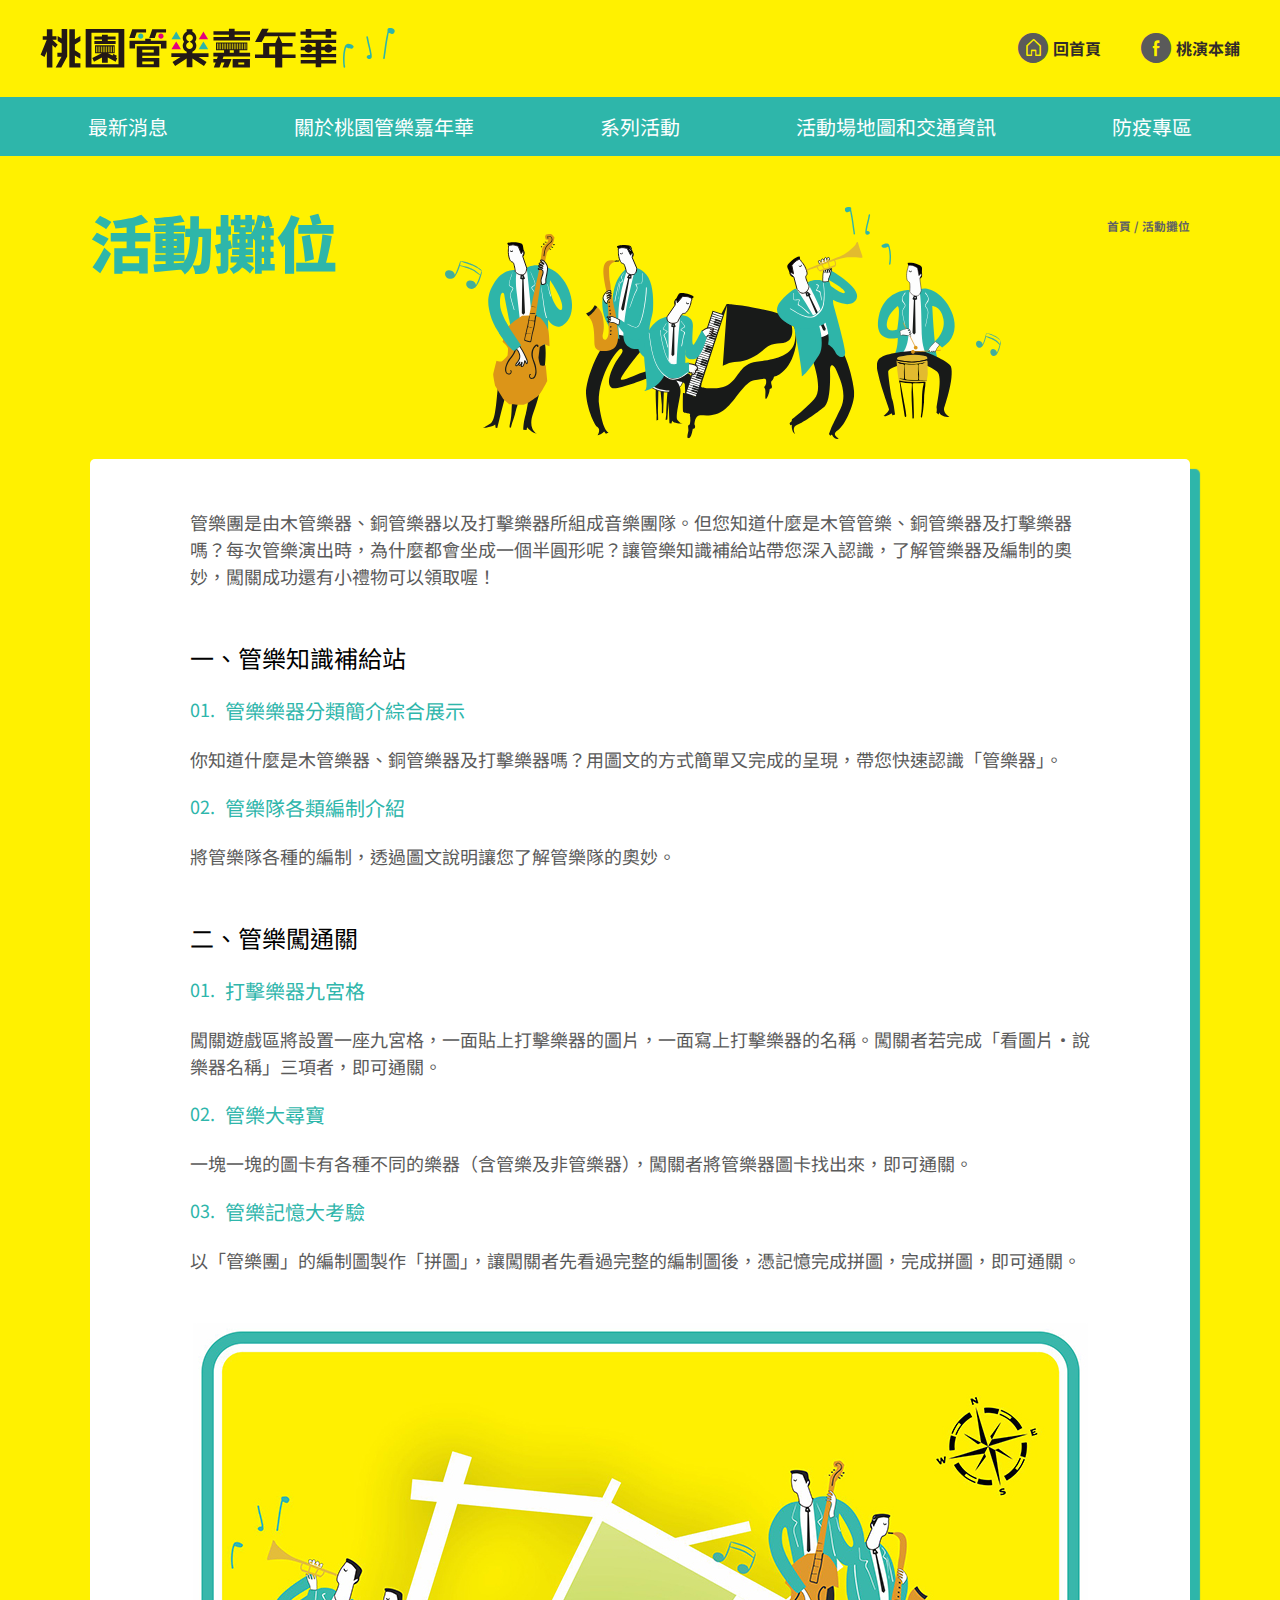
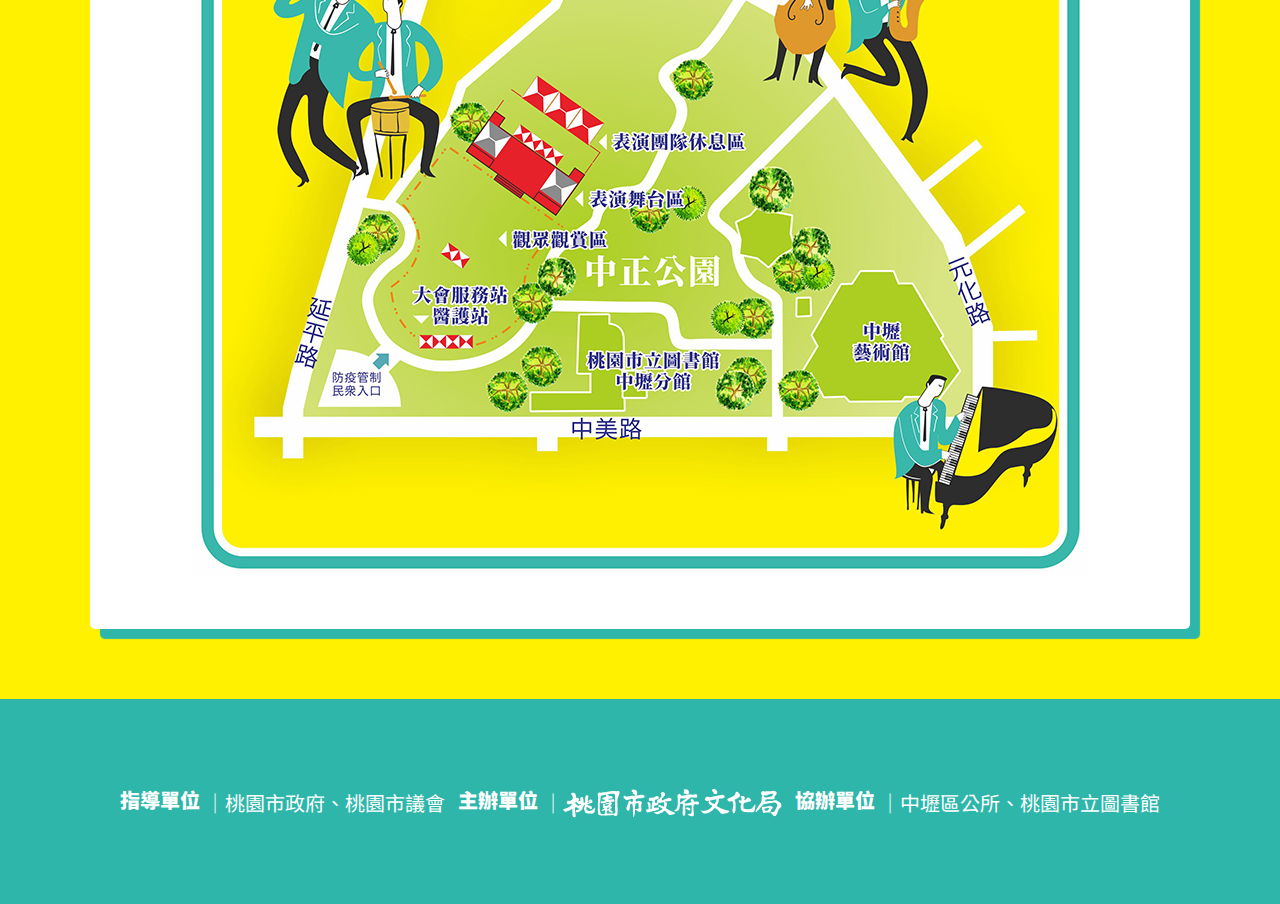
<file: stall.html>
<!DOCTYPE html>
<html lang="zh-Hant">

<head>
    <meta http-equiv="Content-Language" content="zh-tw">
    <meta http-equiv="Content-type" content="text/html; charset=utf-8">
    <meta name="viewport" content="width=device-width,initial-scale=1,maximum-scale=1,user-scalable=no,minimal-ui">

    <title>2021・桃園管樂嘉年華</title>
    <link rel="preconnect" href="https://fonts.gstatic.com">
    <link href="https://fonts.googleapis.com/css2?family=Noto+Sans+TC:wght@500&display=swap" rel="stylesheet">
    <link rel="stylesheet" type="text/css" href="css/icon.css">
    <link rel="stylesheet" type="text/css" href="css/public.css">

    <script language="javascript" type="text/javascript" src="js/jquery-1.12.4.min.js"></script>
    <script language="javascript" type="text/javascript" src="js/public.js"></script>
</head>

<body>
  <header>
    <div class="container">
      <div class="logo">
        <h1>
          <a href="/">
            <img class="logo-img" src="img/logo.svg" alt="桃園管樂嘉年華"> 
            <img class="icon_music" src="img/icon_music.svg" alt="音符">
          </a>
        </h1>
      </div>
      <div class="link">
        <div class="hamburger icon-menu"></div>
        <h2 class="link-icon icon-icon_home">
          <a href="/"> 回首頁 </a>
        </h2>
        <!-- ! FB 連結 -->
        <h2 class="link-icon icon-icon_fb">
          <a href="https://www.facebook.com/typerformanceart/?ref=py_c" target='_black'> 桃演本鋪 </a>
        </h2>
      </div>
    </div>

    <nav>
      <div class="icon-x"></div>
      <ul>
        <li class="item">
          <a href="news.html">最新消息</a>
        </li>
        <li class="item">
          <a href="about.html">關於桃園管樂嘉年華</a>
        </li>
        <li class="dropmenu">
          <a href="events.html">系列活動</a>
          <!-- <i class="mobile-icon icon-add"></i>
          <div class="dropmenu-items">
            <ul>
              <li class="item"><a href="events.html">系列活動</a></li>
              <li class="item"><a href="stall.html">活動攤位</a></li>
            </ul>
          </div> -->
        </li>
        <li class="item">
          <a href="traffic.html">活動場地圖和交通資訊</a>
        </li>
        <li class="item">
          <a href="note.html">防疫專區</a>
        </li>
      </ul>
      <div class="mobile-link">
        <!-- ! FB 連結 -->
        <h2 class="link-icon icon-icon_fb">
          <a href="https://www.facebook.com/typerformanceart/?ref=py_c" target='_black'> 桃演本鋪 </a>
        </h2>
        <h2 class="link-icon icon-icon_home">
          <a href="/"> 回首頁 </a>
        </h2>
      </div>
      <div class="mobile-menu-img">
        <img src="img/mobile_menu_img.svg" alt="">
      </div>
    </nav>
  </header>
  
  <main>
    <div class="container news">
      <!-- 首頁 -->
      <div class="news">
        <div class="title">
          <h2>活動攤位</h2>
          <div class="img-news">
            <img src="img/img_news.svg" alt="">
          </div>
          <h3>
            <a href="/">首頁 /</a>
            <span>活動攤位</span>
          </h3>
        </div>

        <div class="list">
          <div class='all_boxs'>
            <p class='f-18 text-l'>管樂團是由木管樂器、銅管樂器以及打擊樂器所組成音樂團隊。但您知道什麼是木管管樂、銅管樂器及打擊樂器嗎？每次管樂演出時，為什麼都會坐成一個半圓形呢？讓管樂知識補給站帶您深入認識，了解管樂器及編制的奧妙，闖關成功還有小禮物可以領取喔！</p>
            </br></br>
            <p class='f-24 text-l c-black'>一、管樂知識補給站</p>
            <p class='list-20 text-l c-blue' title="01.">管樂樂器分類簡介綜合展示</p>
            <p class='f-18 text-l'>你知道什麼是木管樂器、銅管樂器及打擊樂器嗎？用圖文的方式簡單又完成的呈現，帶您快速認識「管樂器」。</p>
            <p class='list-20 text-l c-blue' title="02.">管樂隊各類編制介紹</p>
            <p class='f-18 text-l'>將管樂隊各種的編制，透過圖文說明讓您了解管樂隊的奧妙。</p>
          </div>
          </br></br>
          <div class='all_boxs'>
            <p class='f-24 text-l c-black'>二、管樂闖通關</p>
            <p class='list-20 text-l c-blue' title="01.">打擊樂器九宮格</p>
            <p class='f-18 text-l'>闖關遊戲區將設置一座九宮格，一面貼上打擊樂器的圖片，一面寫上打擊樂器的名稱。闖關者若完成「看圖片‧說樂器名稱」三項者，即可通關。</p>
            <p class='list-20 text-l c-blue' title="02.">管樂大尋寶</p>
            <p class='f-18 text-l'>一塊一塊的圖卡有各種不同的樂器（含管樂及非管樂器），闖關者將管樂器圖卡找出來，即可通關。</p>
            <p class='list-20 text-l c-blue' title="03.">管樂記憶大考驗</p>
            <p class='f-18 text-l'>以「管樂團」的編制圖製作「拼圖」，讓闖關者先看過完整的編制圖後，憑記憶完成拼圖，完成拼圖，即可通關。</p>
          </div>
          </br></br>
          <img src="img/events/e07.png" alt="">
        </div>
      </div>
    </div>
  </main>

  <footer>
    <div class="container">
      <h2>指導單位 <span>｜桃園市政府、桃園市議會</span></h2>
  
      <h2>主辦單位 <span>｜</span><img src="img/name.svg" alt="桃園市政府文化局"></h2>
  
      <h2>協辦單位 <span>｜中壢區公所、桃園市立圖書館</span></h2>
    </div>
  </footer>
</body>

</html>
</file>
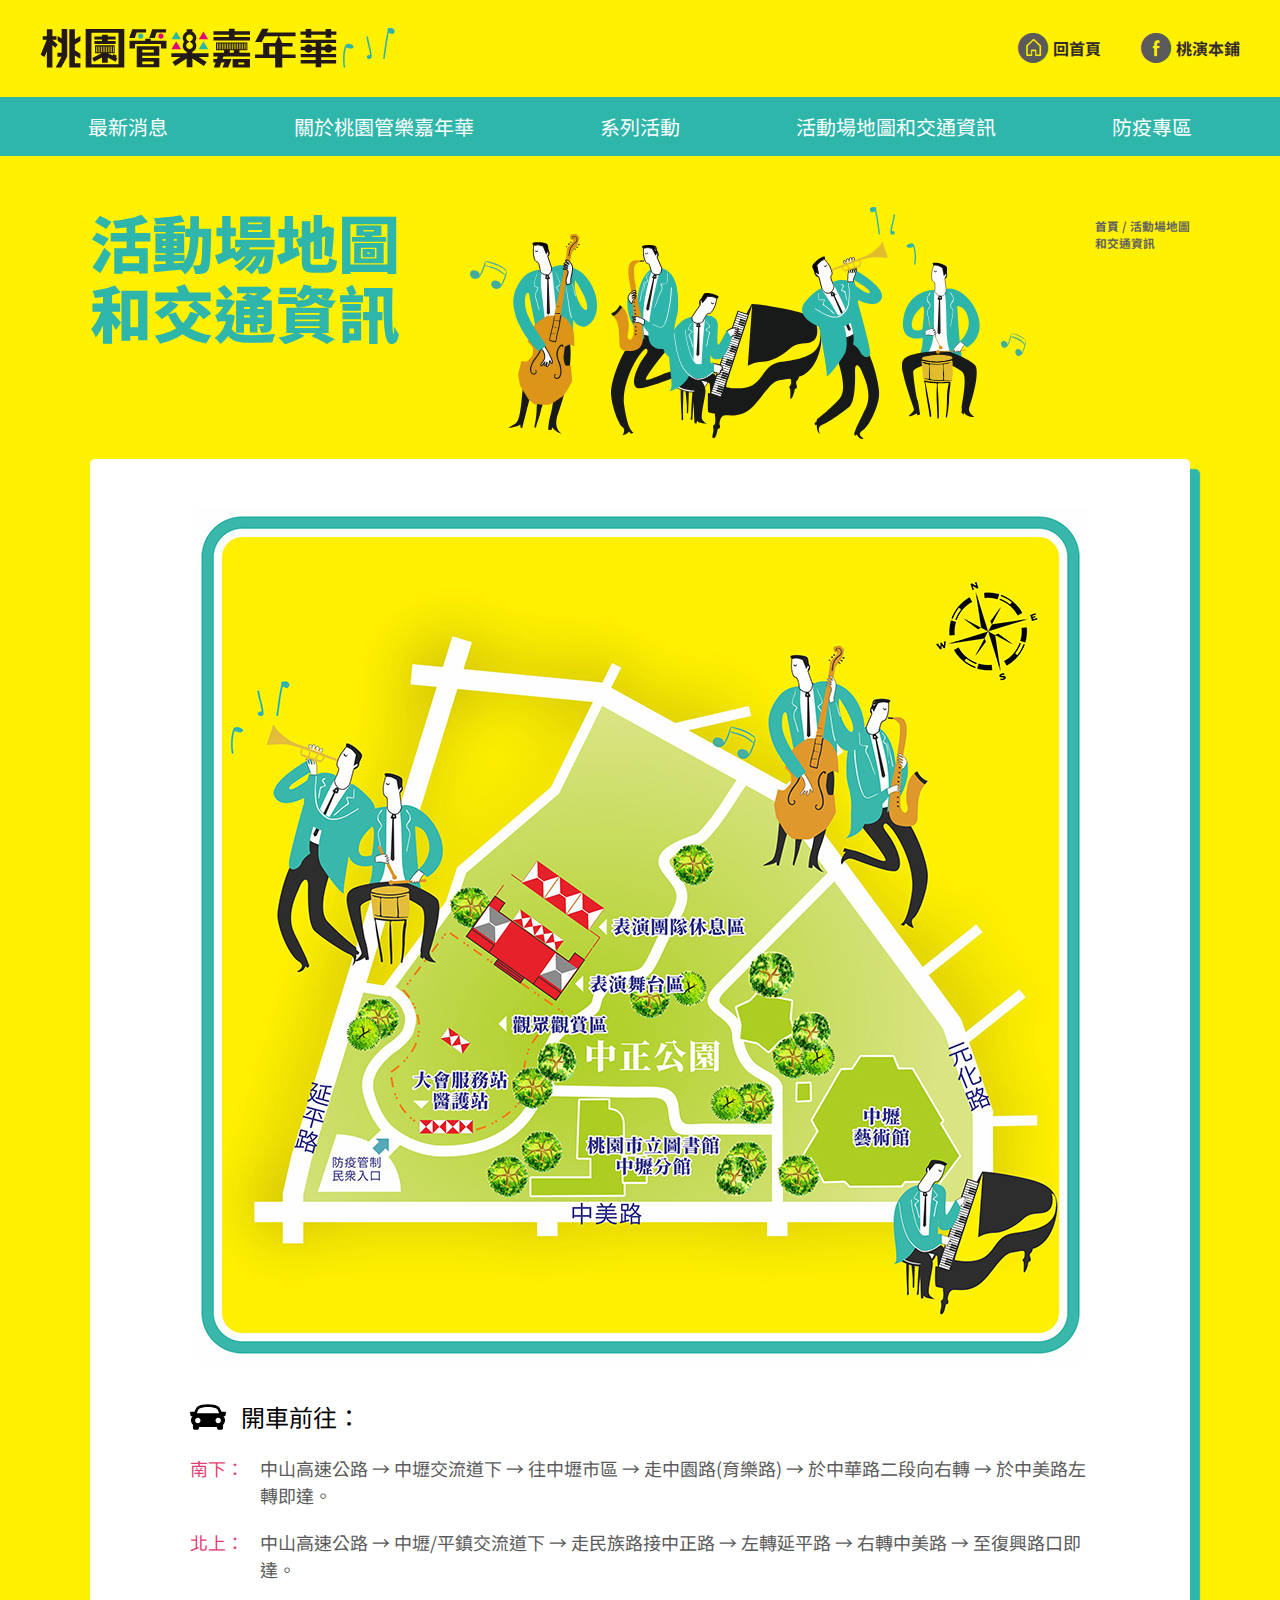
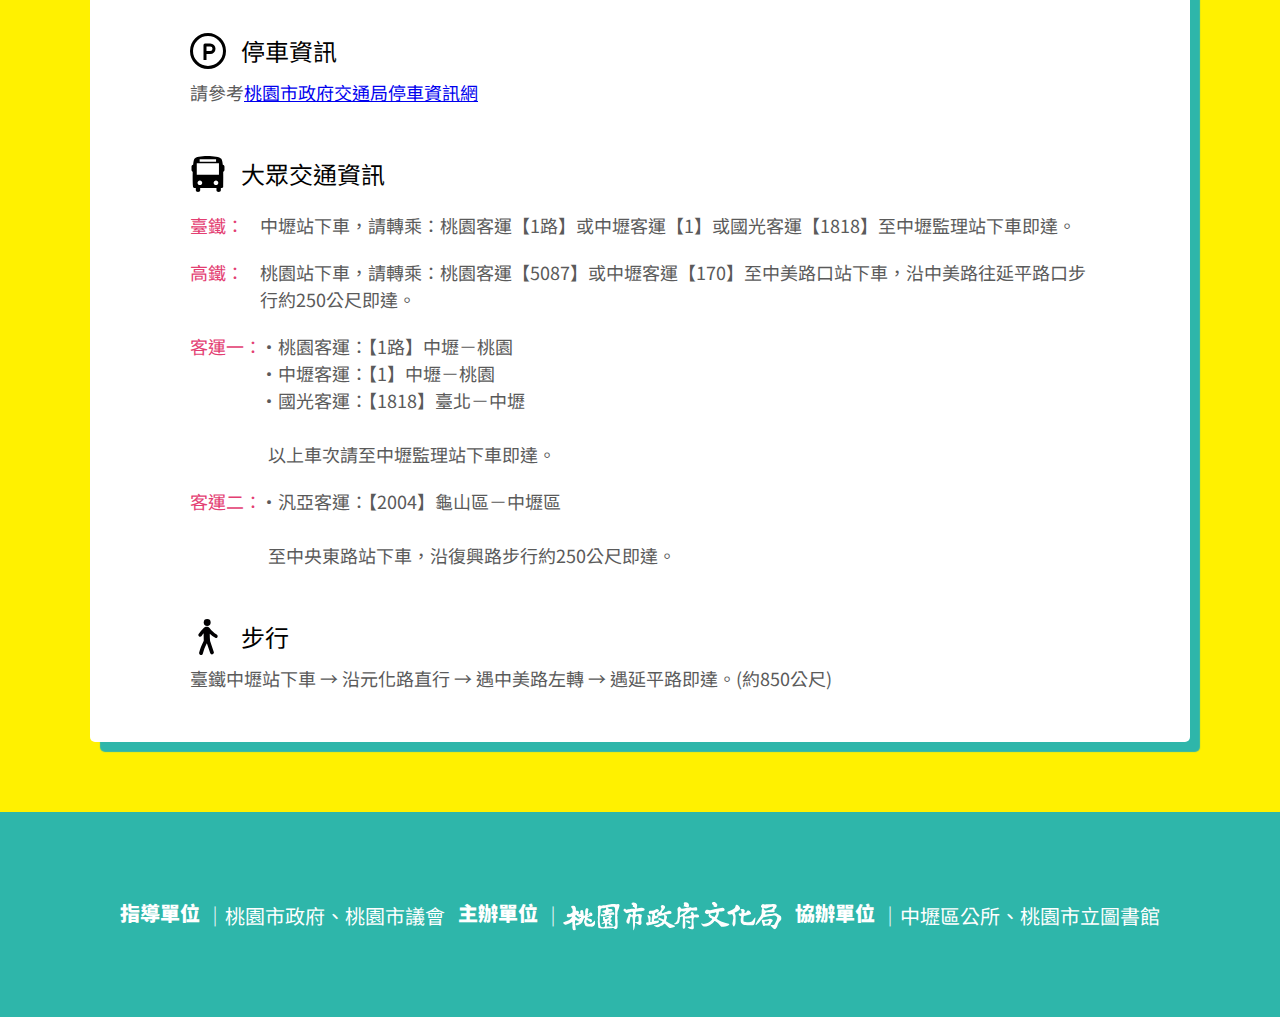
<file: traffic.html>
<!DOCTYPE html>
<html lang="zh-Hant">

<head>
    <meta http-equiv="Content-Language" content="zh-tw">
    <meta http-equiv="Content-type" content="text/html; charset=utf-8">
    <meta name="viewport" content="width=device-width,initial-scale=1,maximum-scale=1,user-scalable=no,minimal-ui">

    <title>2021・桃園管樂嘉年華</title>
    <link rel="preconnect" href="https://fonts.gstatic.com">
    <link href="https://fonts.googleapis.com/css2?family=Noto+Sans+TC:wght@500&display=swap" rel="stylesheet">
    <link rel="stylesheet" type="text/css" href="css/icon.css">
    <link rel="stylesheet" type="text/css" href="css/public.css">

    <script language="javascript" type="text/javascript" src="js/jquery-1.12.4.min.js"></script>
    <script language="javascript" type="text/javascript" src="js/public.js"></script>
</head>

<body>
  <header>
    <div class="container">
      <div class="logo">
        <h1>
          <a href="/">
            <img class="logo-img" src="img/logo.svg" alt="桃園管樂嘉年華"> 
            <img class="icon_music" src="img/icon_music.svg" alt="音符">
          </a>
        </h1>
      </div>
      <div class="link">
        <div class="hamburger icon-menu"></div>
        <h2 class="link-icon icon-icon_home">
          <a href="/"> 回首頁 </a>
        </h2>
        <!-- ! FB 連結 -->
        <h2 class="link-icon icon-icon_fb">
          <a href="https://www.facebook.com/typerformanceart/?ref=py_c" target='_black'> 桃演本鋪 </a>
        </h2>
      </div>
    </div>

    <nav>
      <div class="icon-x"></div>
      <ul>
        <li class="item">
          <a href="news.html">最新消息</a>
        </li>
        <li class="item">
          <a href="about.html">關於桃園管樂嘉年華</a>
        </li>
        <li class="dropmenu">
          <a href="events.html">系列活動</a>
          <!-- <i class="mobile-icon icon-add"></i>
          <div class="dropmenu-items">
            <ul>
              <li class="item"><a href="events.html">系列活動</a></li>
              <li class="item"><a href="stall.html">活動攤位</a></li>
            </ul>
          </div> -->
        </li>
        <li class="item">
          <a href="traffic.html">活動場地圖和交通資訊</a>
        </li>
        <li class="item">
          <a href="note.html">防疫專區</a>
        </li>
      </ul>
      <div class="mobile-link">
        <!-- ! FB 連結 -->
        <h2 class="link-icon icon-icon_fb">
          <a href="https://www.facebook.com/typerformanceart/?ref=py_c" target='_black'> 桃演本鋪 </a>
        </h2>
        <h2 class="link-icon icon-icon_home">
          <a href="/"> 回首頁 </a>
        </h2>
      </div>
      <div class="mobile-menu-img">
        <img src="img/mobile_menu_img.svg" alt="">
      </div>
    </nav>
  </header>
  
  <main>
    <div class="container news">
      <!-- 首頁 -->
      <div class="news">
        <div class="title">
          <h2>活動場地圖</br>和交通資訊</h2>
          <div class="img-news">
            <img src="img/img_news.svg" alt="">
          </div>
          <h3>
            <a href="/">首頁 /</a>
            <span>活動場地圖</br>和交通資訊</span>
          </h3>
        </div>

        <div class="list">
          <div class="allboxs">
            <img class='img-pic' src="img/events/e07.png">
            </br></br>
          </div>

          <div class='all_boxs'>
            <p class='f-24 text-l c-black'>
              <img class='t-icon' src="img/traffic/sports-car.svg">
              開車前往：</p>
            <p class='list-18-2 text-l' title="南下：">中山高速公路 → 中壢交流道下 → 往中壢市區 → 走中園路(育樂路) → 於中華路二段向右轉 → 於中美路左轉即達。</p>
            <p class='list-18-2 text-l' title="北上：">中山高速公路 → 中壢/平鎮交流道下 → 走民族路接中正路 → 左轉延平路 → 右轉中美路 → 至復興路口即達。</p>
          </div>
          </br></br>
          <div class='all_boxs'>
            <p class='f-24 text-l c-black'>
              <img class='t-icon' src="img/traffic/parking.svg">
              停車資訊</p>
            <p class='f-18 text-l'>請參考<a href='https://epark.tycg.gov.tw/publicHF/Ticket/RoadCharge2' target="_black">桃園市政府交通局停車資訊網</a></p>
          </div>
          </br></br>
          <div class='all_boxs'>
            <p class='f-24 text-l c-black'>
              <img class='t-icon' src="img/traffic/front-of-bus.svg">
              大眾交通資訊</p>
            <p class='list-18-2 text-l' title="臺鐵：">中壢站下車，請轉乘：桃園客運【1路】或中壢客運【1】或國光客運【1818】至中壢監理站下車即達。</p>
            <p class='list-18-2 text-l' title="高鐵：">桃園站下車，請轉乘：桃園客運【5087】或中壢客運【170】至中美路口站下車，沿中美路往延平路口步行約250公尺即達。</p>
            <p class='list-18-2 text-l' title="客運一：">
              ・桃園客運：【1路】中壢－桃園</br>
              ・中壢客運：【1】中壢－桃園</br>
              ・國光客運：【1818】臺北－中壢</br></br>
              &nbsp;&nbsp;以上車次請至中壢監理站下車即達。
            </p>
            <p class='list-18-2 text-l' title="客運二：">
              ・汎亞客運：【2004】龜山區－中壢區</br></br>
              &nbsp;&nbsp;至中央東路站下車，沿復興路步行約250公尺即達。
            </p>
          </div>
          </br></br>
          <div class='all_boxs'>
            <p class='f-24 text-l c-black'>
              <img class='t-icon' src="img/traffic/relaxing-walk.svg">
              步行</p>
            <p class='f-18 text-l'>臺鐵中壢站下車 → 沿元化路直行 → 遇中美路左轉 → 遇延平路即達。(約850公尺)</p>
          </div>
          <!-- <div class='all_boxs'>
            <p class='f-24 text-l c-black'>大眾運輸・桃園客運</p>
            <p class='list-18-2 text-l' title="1路：">中壢－桃園</p>
            <p class='list-18-2 text-l' title="5017：">中壢－沙崙 / 海水浴場（經楊厝）</p>
            <p class='list-18-2 text-l' title="5081：">中壢-大園（經下洽溪）</p>
            <p class='f-18 text-l'>至中美路中壢監理站下車步行約50公尺即達。</p>
          </div>
          </br></br>
          <div class='all_boxs'>
            <p class='f-24 text-l c-black'>大眾運輸・中壢客運</p>
            <p class='list-18-2 text-l' title="1：">中壢-內壢－桃園</p>
            <p class='list-18-2 text-l' title="167：">中壢－篤行六村</p>
            <p class='list-18-2 text-l' title="122：">中壢－鄉界</p>
            <p class='f-18 text-l'>至中美路中壢監理站下車步行約50公尺即達。</p>
          </div> -->
        </div>
      </div>
    </div>
  </main>

  <footer>
    <div class="container">
      <h2>指導單位 <span>｜桃園市政府、桃園市議會</span></h2>
  
      <h2>主辦單位 <span>｜</span><img src="img/name.svg" alt="桃園市政府文化局"></h2>
  
      <h2>協辦單位 <span>｜中壢區公所、桃園市立圖書館</span></h2>
    </div>
  </footer>
</body>

</html>
</file>
<file: css/icon.css>
@font-face { font-family: "icon"; src: url('../font/icomoon/fonts/icomoon.eot?1618309220') format('embedded-opentype'), url('../font/icomoon/fonts/icomoon.woff?1618309220') format('woff'), url('../font/icomoon/fonts/icomoon.ttf?1618309220') format('truetype'), url('../font/icomoon/fonts/icomoon.svg?1618309220') format('svg'); }
*[class^="icon-"]:before, *[class*=" icon-"]:before { font-family: "icon"; speak: none; font-style: normal; font-weight: normal; font-variant: normal; }

.icon-icon_fb:before { content: "\e904"; }

.icon-icon_home:before { content: "\e905"; }

.icon-menu:before { content: "\e907"; }

.icon-search:before { content: "\e920"; }

.icon-x:before { content: "\e909"; }

.icon-add:before { content: "\e90c"; }

.icon-remove:before { content: "\e90d"; }

.icon-keyboard_arrow_down:before { content: "\e900"; }

.icon-keyboard_arrow_left:before { content: "\e901"; }

.icon-keyboard_arrow_right:before { content: "\e902"; }

.icon-keyboard_arrow_up:before { content: "\e903"; }

.icon-first_page:before { content: "\e908"; }

.icon-link:before { content: "\e913"; }
</file>
<file: css/public.css>
@charset "UTF-8";
*, *:after, *:before { vertical-align: top; -moz-box-sizing: border-box; -webkit-box-sizing: border-box; box-sizing: border-box; -moz-osx-font-smoothing: subpixel-antialiased; -webkit-font-smoothing: subpixel-antialiased; -moz-font-smoothing: subpixel-antialiased; -ms-font-smoothing: subpixel-antialiased; -o-font-smoothing: subpixel-antialiased; }

.embed-container { position: relative; padding-bottom: 56.25%; height: 0; overflow: hidden; max-width: 100%; margin: 60px 0; }
.embed-container.member_share { margin: 0 0 20px 0; }
.embed-container iframe, .embed-container object, .embed-container embed { position: absolute; top: 0; left: 0; width: 100%; height: 100%; }
@media screen and (max-width: 769px) and (min-width: 0) { .embed-container { margin: 35px 0; } }

.img-pic { display: inline-block; width: 100%; max-width: 900px; }

.allboxs { display: inline-block; width: 100%; }

.order-l { float: left; }

.order-r { float: right; }

.text-l { text-align: left; }

.text-r { text-align: right; }

.c-blue { color: #2eb6ab; }

.c-black { color: black; }

.t-icon { display: inline-block; width: 100%; max-width: 36px; margin-right: 10px; }

p { margin: 10px 0; }

.i_note { display: inline-block; font-size: 1.6rem; text-align: left; margin: 20px 0; font-style: normal; float: left; color: #df0073; }

.note_big { display: inline-block; width: 100%; font-size: 5rem; font-weight: bolder; }
@media screen and (max-width: 449px) and (min-width: 0) { .note_big { font-size: 3rem; } }

.f-24 { font-size: 24px; line-height: 1.5; }

.f-18 { font-size: 18px; line-height: 1.5; }

.f-20 { font-size: 20px; line-height: 1.5; }

.list-18 { display: inline-block; width: 100%; font-size: 18px; line-height: 1.5; padding-left: 35px; position: relative; }
.list-18:before { display: inline-block; position: absolute; left: 0; content: attr(title); margin-right: 10px; font-size: 18px; }

.list-20 { display: inline-block; width: 100%; font-size: 20px; line-height: 1.5; padding-left: 35px; position: relative; }
.list-20:before { display: inline-block; position: absolute; left: 0; content: attr(title); margin-right: 10px; font-size: 18px; }

.list-18-2 { display: inline-block; width: 100%; font-size: 18px; line-height: 1.5; padding-left: 70px; position: relative; }
.list-18-2:before { display: inline-block; position: absolute; left: 0; content: attr(title); margin-right: 10px; font-size: 18px; color: #e33e72; }

html { font-size: 10px; height: 100%; }

body { position: relative; display: inline-block; width: 100%; height: 100%; margin: 0; padding: 0; color: #5a5a5a; background-color: #fff100; font-size: 10px; text-align: center; font-family: "Noto Sans TC", "微軟正黑體", "Open sans", "Helvetica Neue", HelveticaNeue, Helvetica, Arial, sans-serif; -ms-overflow-style: none; }
body::-moz-selection { color: white; background-color: #78baff; }
body::selection { color: white; background-color: #78baff; }
body::-webkit-scrollbar { display: none; }
body header .container { display: flex; justify-content: space-between; align-items: center; padding: 2rem 4rem; }
@media screen and (max-width: 449px) and (min-width: 0) { body header .container { padding: 2rem 3rem; } }
body header .container .logo h1 { margin: 0; }
body header .container .logo h1 a { display: inline-block; text-decoration: none; }
@media screen and (max-width: 449px) and (min-width: 0) { body header .container .logo h1 a .logo-img { width: auto; height: auto; max-width: 230px; max-height: 30px; } }
@media screen and (max-width: 449px) and (min-width: 0) { body header .container .logo h1 a .icon_music { display: none; } }
body header .container .link { display: flex; }
body header .container .link .hamburger { display: none; }
@media screen and (max-width: 449px) and (min-width: 0) { body header .container .link .hamburger { display: inline-block; align-self: center; }
  body header .container .link .hamburger:before { font-size: 30px; } }
body header .container .link .link-icon { display: flex; justify-content: space-around; align-items: center; font-size: 1.6rem; cursor: pointer; }
@media screen and (max-width: 449px) and (min-width: 0) { body header .container .link .link-icon { display: none; } }
body header .container .link .link-icon:hover:before { color: #2eb6aa; }
body header .container .link .link-icon:hover a { color: #2eb6aa; }
body header .container .link .link-icon > a { color: #322b2a; text-decoration: none; }
body header .container .link .link-icon:before { font-size: 3rem; margin-right: .5rem; }
body header .container .link .link-icon:nth-child(2) { padding-right: 2rem; }
body header .container .link .link-icon:nth-child(3) { padding-left: 2rem; }
@media screen and (max-width: 449px) and (min-width: 0) { body header nav { display: none; } }
body header nav.mobile-menu { display: inline-block; z-index: 1; }
@media screen and (max-width: 449px) and (min-width: 0) { body header nav.mobile-menu { position: absolute; top: 0; left: 0; padding: 7rem; width: 100%; height: 100%; background-color: #eeeeee; }
  body header nav.mobile-menu .icon-x { position: absolute; font-size: 30px; top: 2rem; right: 3rem; }
  body header nav.mobile-menu > ul { display: flex; flex-direction: column; }
  body header nav.mobile-menu > ul li { width: 100%; background-color: #eeeeee; text-align: left; }
  body header nav.mobile-menu > ul li:hover, body header nav.mobile-menu > ul li.active { background-color: #eeeeee; }
  body header nav.mobile-menu > ul li.dropmenu { position: relative; }
  body header nav.mobile-menu > ul li.dropmenu .dropmenu-items { display: none; } }
@media screen and (max-width: 449px) and (min-width: 0) and (max-width: 449px) and (min-width: 0) { body header nav.mobile-menu > ul li.dropmenu .dropmenu-items > ul { display: flex; flex-direction: column; justify-content: center; align-items: center; padding: 0; margin: 0; width: 100%; list-style: none; position: relative; }
  body header nav.mobile-menu > ul li.dropmenu .dropmenu-items > ul > li { padding: 1.5rem 0 0 1.5rem; width: 100%; background-color: #eeeeee; font-size: 1.8rem; font-weight: 900; }
  body header nav.mobile-menu > ul li.dropmenu .dropmenu-items > ul > li:hover { color: #2eb6aa; } }
@media screen and (max-width: 449px) and (min-width: 0) { body header nav.mobile-menu > ul li.dropmenu .mobile-icon { position: absolute; top: 2rem; right: 0; font-size: 18px; }
  body header nav.mobile-menu > ul li a { color: #322b2a; }
  body header nav.mobile-menu .mobile-link .link-icon { display: flex; justify-content: flex-start; align-items: center; font-size: 1.6rem; cursor: pointer; }
  body header nav.mobile-menu .mobile-link .link-icon:hover:before { color: #2eb6aa; }
  body header nav.mobile-menu .mobile-link .link-icon:hover a { color: #2eb6aa; }
  body header nav.mobile-menu .mobile-link .link-icon > a { color: #322b2a; text-decoration: none; }
  body header nav.mobile-menu .mobile-link .link-icon:before { font-size: 3rem; margin-right: .5rem; }
  body header nav.mobile-menu .mobile-menu-img { display: inline-block; position: absolute; left: 3rem; z-index: 1; } }
body header nav .icon-x { display: none; }
@media screen and (max-width: 449px) and (min-width: 0) { body header nav .icon-x { display: inline-block; } }
body header nav > ul { display: flex; justify-content: space-between; margin: 0; padding: 0; list-style: none; }
body header nav > ul > li { padding: 1.5rem 0; width: 20%; background-color: #2eb6aa; font-size: 20px; cursor: pointer; }
body header nav > ul > li:hover, body header nav > ul > li.active { background-color: #e6e6e6; }
body header nav > ul > li:hover a, body header nav > ul > li.active a { color: black; font-size: 900; }
body header nav > ul > li.dropmenu { position: relative; }
@media screen and (min-width: 451px) { body header nav > ul > li.dropmenu:hover ul { display: flex; flex-direction: column; justify-content: center; align-items: center; position: absolute; top: 5.9rem; padding: 0; margin: 0; width: 100%; list-style: none; }
  body header nav > ul > li.dropmenu:hover ul > li { padding: 1.5rem 0; width: 100%; background-color: #eeeeee; font-weight: 900; }
  body header nav > ul > li.dropmenu:hover ul > li:hover > a { color: #2eb6aa; } }
body header nav > ul > li.dropmenu .mobile-icon { display: none; }
@media screen and (max-width: 449px) and (min-width: 0) { body header nav > ul > li.dropmenu .mobile-icon { display: inline-block; } }
body header nav > ul > li.dropmenu ul { display: none; }
body header nav > ul > li a { color: white; text-decoration: none; }
body header nav .mobile-link { display: none; }
@media screen and (max-width: 449px) and (min-width: 0) { body header nav .mobile-link { display: flex; flex-direction: column; } }
body header nav .mobile-menu-img { display: none; }
body main .container { padding: 2rem 0 7rem 0; width: 100%; max-width: 1100px; margin: 0 auto; }
@media screen and (max-width: 449px) and (min-width: 0) { body main .container { padding: 2rem; max-width: none; }
  body main .container.news { background-color: #eeeeee; padding-bottom: 6rem; }
  body main .container.events { position: relative; } }
body main .container .index .web-img { margin-top: 4rem; }
@media screen and (max-width: 449px) and (min-width: 0) { body main .container .index .web-img { margin-top: 0; } }
body main .container .index .web-img img { width: auto; height: auto; max-width: 100%; max-height: 100%; }
body main .container .index .video-title { margin: 10rem 0 2rem 0; }
@media screen and (max-width: 449px) and (min-width: 0) { body main .container .index .video-title { margin-top: 4rem; } }
body main .container .index .video-title img { width: auto; height: auto; max-width: 100%; max-height: 100%; }
body main .container .index .video iframe { width: 100%; height: 100%; min-width: 1200px; min-height: 625px; }
@media screen and (max-width: 449px) and (min-width: 0) { body main .container .index .video iframe { min-width: 100%; min-height: 100%; } }
body main .container .news > .title { display: flex; justify-content: space-between; margin-top: 3rem; }
@media screen and (max-width: 449px) and (min-width: 0) { body main .container .news > .title { position: relative; flex-direction: column; margin-top: 0; }
  body main .container .news > .title img { width: auto; height: auto; max-width: 100%; max-height: 100%; margin-top: 30px; } }
body main .container .news > .title > h2 { margin: 0; font-size: 62px; font-weight: 900; line-height: 1.13; color: #2eb6aa; text-align: left; }
@media screen and (max-width: 449px) and (min-width: 0) { body main .container .news > .title > h2 { font-size: 36px; text-align: left; } }
body main .container .news > .title > h3 { color: #636363; text-align: left; }
@media screen and (max-width: 449px) and (min-width: 0) { body main .container .news > .title > h3 { display: none; } }
body main .container .news > .title > h3 a { color: #636363; text-decoration: none; }
body main .container .news .list { margin-top: 2rem; padding: 4rem 10rem; border-radius: 5px; background-color: white; box-shadow: 10px 10px 1px #2eb6aa; }
@media screen and (max-width: 449px) and (min-width: 0) { body main .container .news .list { padding: 2.5rem 1.5rem; } }
body main .container .news .list .list-item { display: flex; justify-content: space-between; margin: 4rem 0; }
@media screen and (max-width: 449px) and (min-width: 0) { body main .container .news .list .list-item { flex-direction: column; margin: 0 0 3rem 0; } }
body main .container .news .list .list-item .item-date { display: flex; justify-content: center; align-items: center; margin-right: 1.8rem; padding: 1rem; width: 100%; height: 100%; max-width: 180px; max-height: 60px; font-size: 2.5rem; font-weight: 900; background-color: #2eb6aa; color: white; border: 2px solid black; border-radius: 29px; }
@media screen and (max-width: 449px) and (min-width: 0) { body main .container .news .list .list-item .item-date { max-width: 130px; max-height: 45px; font-size: 1.8rem; } }
body main .container .news .list .list-item .item-content { position: relative; width: 100%; height: 100%; margin-top: .75rem; }
body main .container .news .list .list-item .item-content:after { content: ''; position: absolute; bottom: -.75rem; left: 0; width: 100%; border-bottom: 2.5px solid #322b2a; }
body main .container .news .list .list-item .item-content > .title { display: flex; justify-content: space-between; align-items: center; width: 100%; height: 100%; max-height: 60px; cursor: pointer; }
body main .container .news .list .list-item .item-content > .title > h2, body main .container .news .list .list-item .item-content > .title a { margin: 0; font-size: 24px; text-align: left; color: #5a5a5a; text-decoration: none; }
@media screen and (max-width: 449px) and (min-width: 0) { body main .container .news .list .list-item .item-content > .title > h2, body main .container .news .list .list-item .item-content > .title a { font-size: 18px; text-align: left; } }
body main .container .news .list .list-item .item-content > .title > i { margin-top: .75rem; font-size: 24px; }
body main .container .news .list .list-item .item-content .content { display: none; }
body main .container .news .list .list-item .item-content .content p { text-align: left; font-size: 16px; color: #636363; }
body main .container .events .content { display: flex; justify-content: space-around; flex-wrap: wrap; position: relative; }
@media screen and (max-width: 449px) and (min-width: 0) { body main .container .events .content { flex-direction: column; } }
body main .container .events .content .day { width: 24%; }
@media screen and (max-width: 449px) and (min-width: 0) { body main .container .events .content .day { width: 100%; } }
body main .container .events .content .day:nth-child(2) > .events-box:nth-child(1) > .title > h2 { margin-left: 3rem; font-size: 2.4rem; }
body main .container .events .content .day:nth-child(3) > .events-box:nth-child(2) { margin-top: calc(7rem - 24px); }
body main .container .events .content .day .events-box { margin-top: 7rem; width: 100%; max-width: 280px; cursor: pointer; }
@media screen and (max-width: 449px) and (min-width: 0) { body main .container .events .content .day .events-box { margin: 4rem auto 0 auto; } }
body main .container .events .content .day .events-box:hover > .date > span, body main .container .events .content .day .events-box.active > .date > span { background-color: #e3007e; }
body main .container .events .content .day .events-box:hover > .title, body main .container .events .content .day .events-box.active > .title { background-color: #e3007e; }
body main .container .events .content .day .events-box > .date { display: flex; justify-content: center; align-items: center; font-size: 28px; font-weight: 900; color: #595750; }
body main .container .events .content .day .events-box > .date > span { display: inline-block; margin: 0 1rem; width: 3.5rem; height: 3.5rem; color: white; font-size: 22px; background-color: #2eb6aa; border-radius: 50%; }
body main .container .events .content .day .events-box > .title { display: flex; justify-content: center; position: relative; margin: 1rem 0; width: 100%; height: 42px; background-color: #2eb6aa; border: solid 3px #322b2a; border-radius: 3rem; color: white; }
body main .container .events .content .day .events-box > .title:before { content: ''; position: absolute; top: -3px; left: -3px; width: 42px; height: 42px; background-color: white; border: 3px solid black; border-radius: 50%; }
body main .container .events .content .day .events-box > .title > h2 { margin: 0; font-size: 2.4rem; }
body main .container .events .content .day .events-box > .text { color: #595750; }
body main .container .events .content .day .events-box > .text > h3 { margin: 0; font-size: 1.6rem; }
body main .container .events .content .day .events-box > .text > h3 > span { font-size: 2rem; }
body main .container .events .content .day .events-box > .m-detail { display: none; margin: 2rem -2rem 0 -2rem; background-color: white; border-radius: 15px; box-shadow: 10px 10px 1px #2eb6aa; }
body main .container .events .content .day .events-box > .m-detail > .text { padding: 2rem; text-align: left; }
body main .container .events .content .day .events-box > .m-detail > .text > .paragraph > p { display: inline-block; margin: 0; font-size: 16px; line-height: 2.2; font-weight: 900; }
body main .container .events .content .day .events-box > .m-detail > .text > .paragraph > span { display: inline-block; line-height: 2.2; font-size: 16px; }
body main .container .events .content .day .events-box > .m-detail > .text > img { width: auto; height: auto; max-width: 100%; max-height: 100%; }
body main .container .events .detail { display: none; margin: 6rem 0; padding: 3.5rem 7rem; width: 100%; background-color: white; border-radius: 15px; box-shadow: 10px 10px 1px #2eb6aa; }
body main .container .events .detail.active { display: inline-block; }
@media screen and (max-width: 449px) and (min-width: 0) { body main .container .events .detail.active { display: none; } }
body main .container .events .detail > .title { display: flex; justify-content: space-between; align-items: flex-start; }
body main .container .events .detail > .title > h2 { margin: 0; font-size: 5.6rem; color: #2eb6aa; }
body main .container .events .detail > .title > img { margin-right: 14rem; }
body main .container .events .detail > .text { text-align: left; }
body main .container .events .detail > .text > .paragraph { display: flex; justify-content: flex-start; align-items: flex-start; }
body main .container .events .detail > .text > .paragraph > p { display: inline-block; margin: 0; width: 100px; font-size: 20px; line-height: 2.2; font-weight: 900; }
body main .container .events .detail > .text > .paragraph > span { display: inline-block; width: 85%; line-height: 2.2; font-size: 20px; }
body footer .container { padding: 7rem 12rem; display: flex; justify-content: space-between; align-items: center; background-color: #2eb6aa; }
@media screen and (max-width: 768px) and (min-width: 0) { body footer .container { flex-direction: column; justify-content: center; align-items: flex-start; } }
@media screen and (max-width: 449px) and (min-width: 0) { body footer .container { padding: 4rem; } }
body footer .container > h2 { font-size: 20px; color: white; font-weight: 900; }
@media screen and (max-width: 449px) and (min-width: 0) { body footer .container > h2 { font-size: 14px; } }
body footer .container > h2 span { font-weight: normal; vertical-align: middle; }
body footer .container > h2 img { vertical-align: middle; }
</file>
